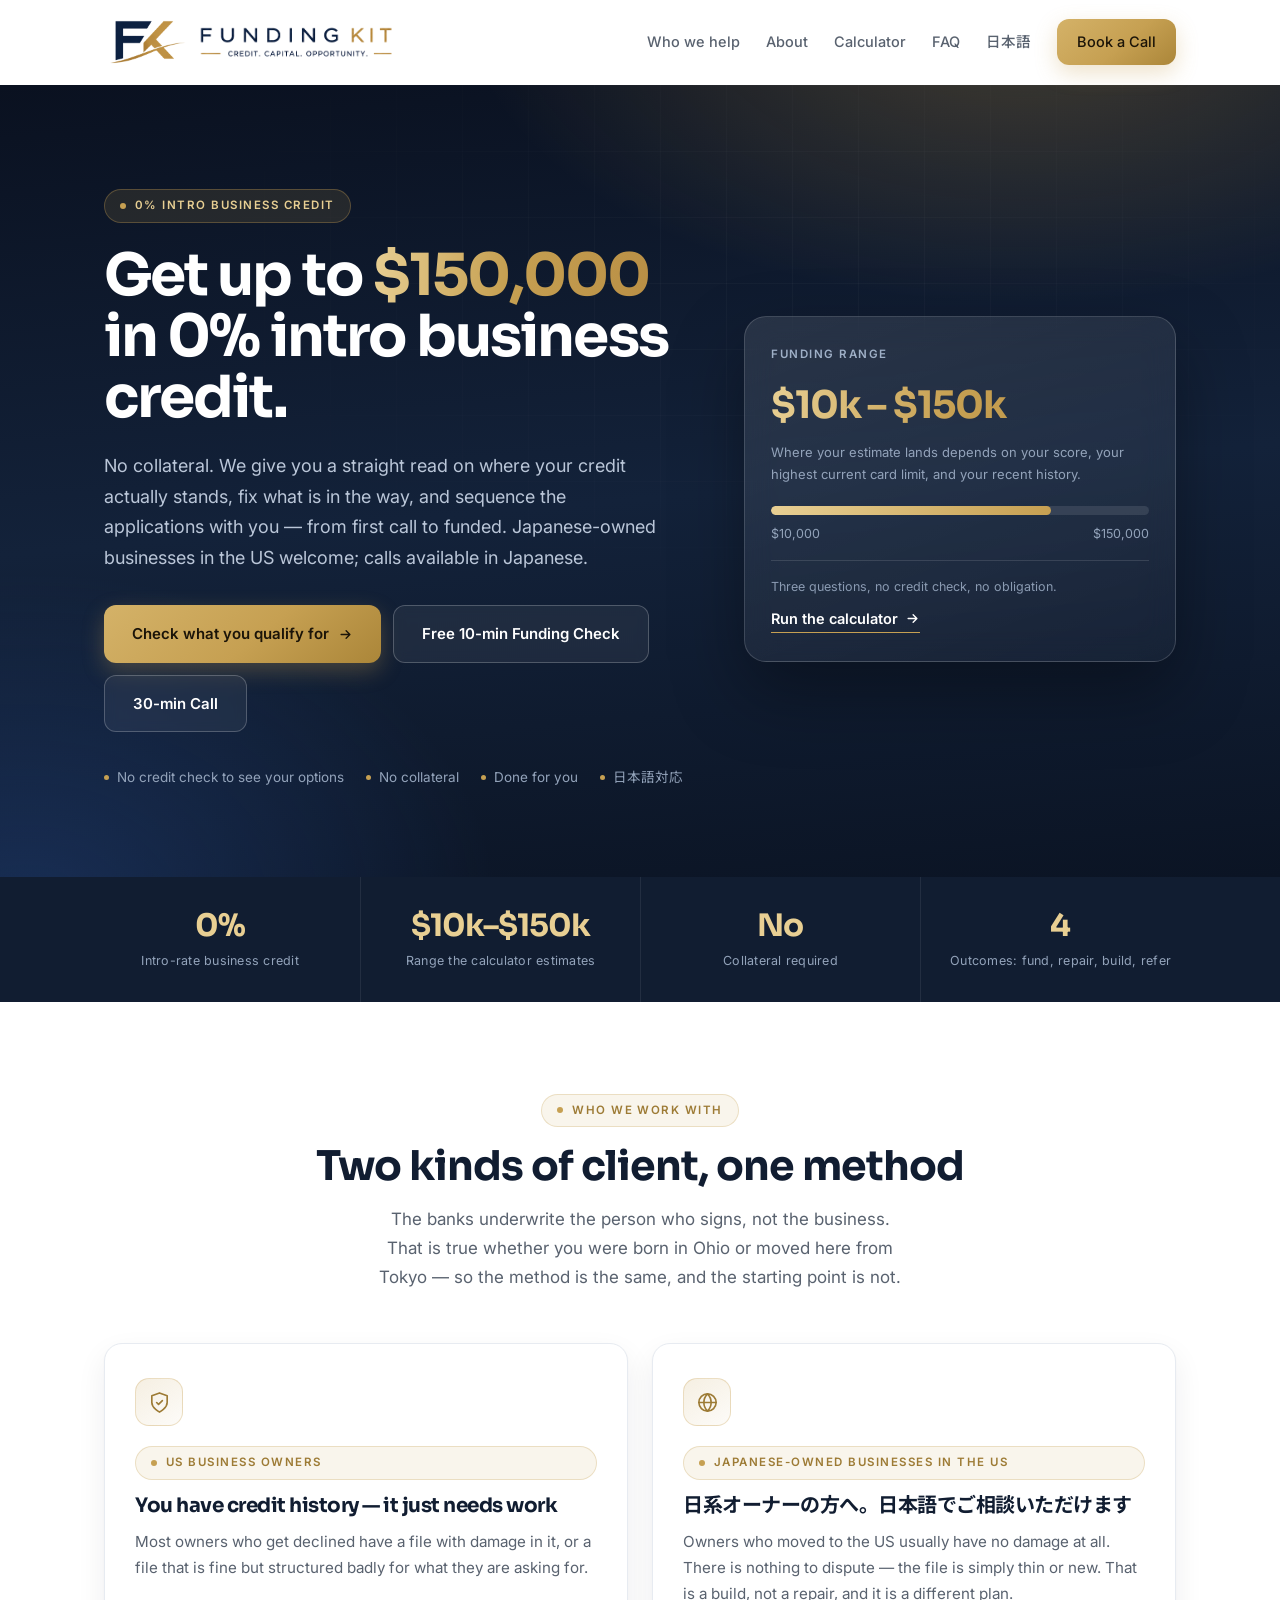
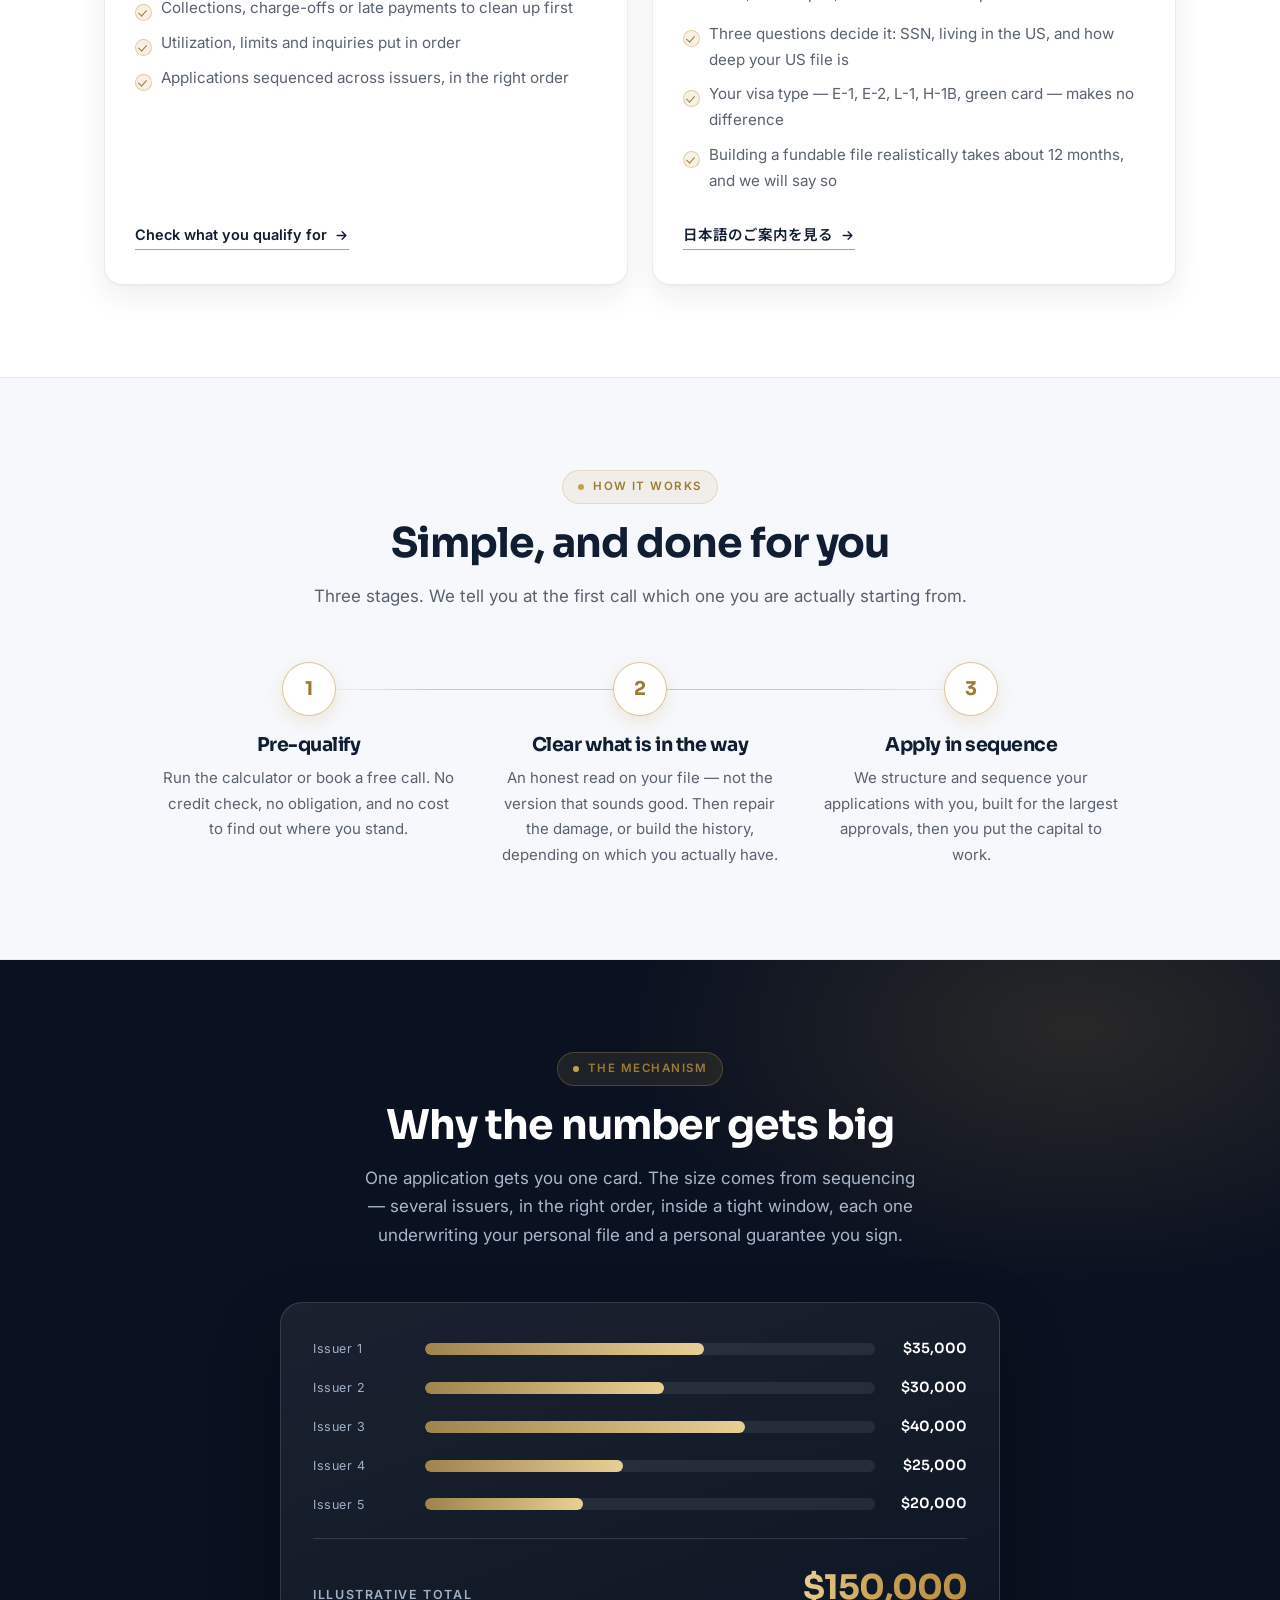
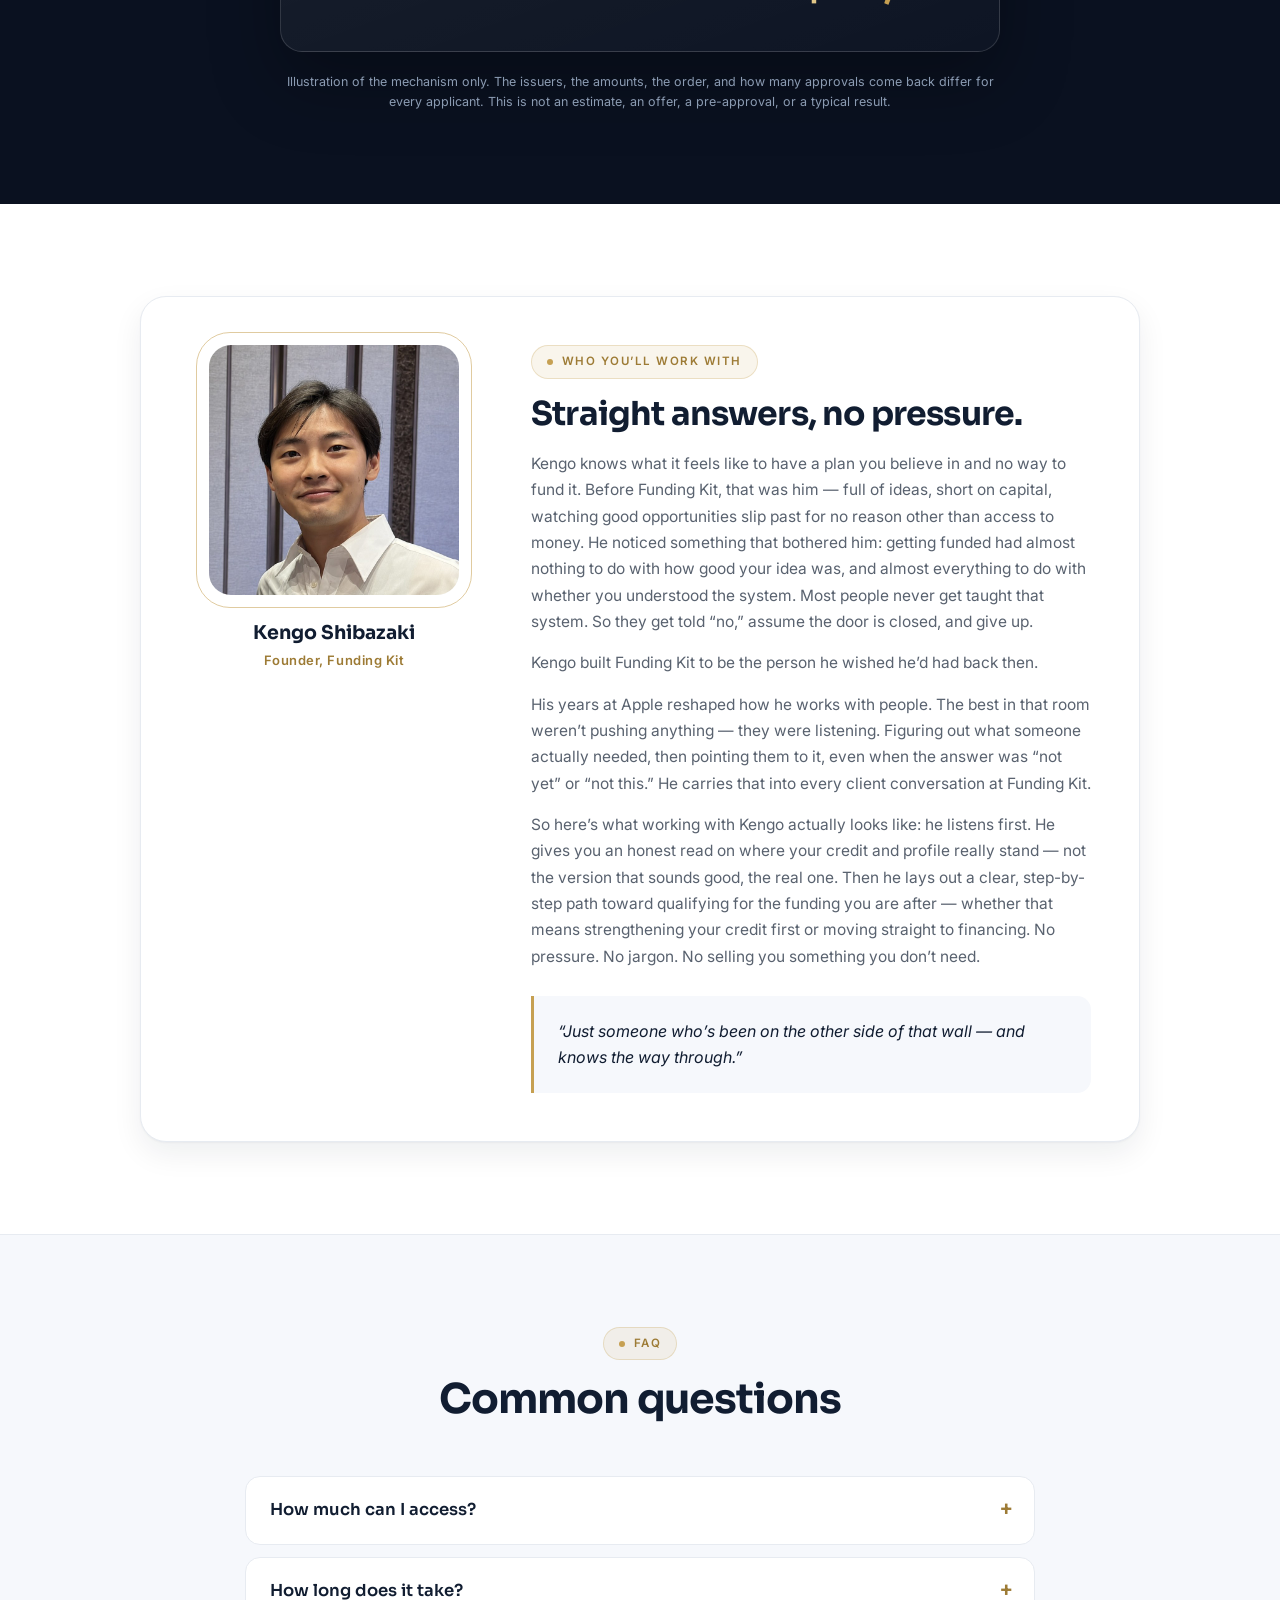
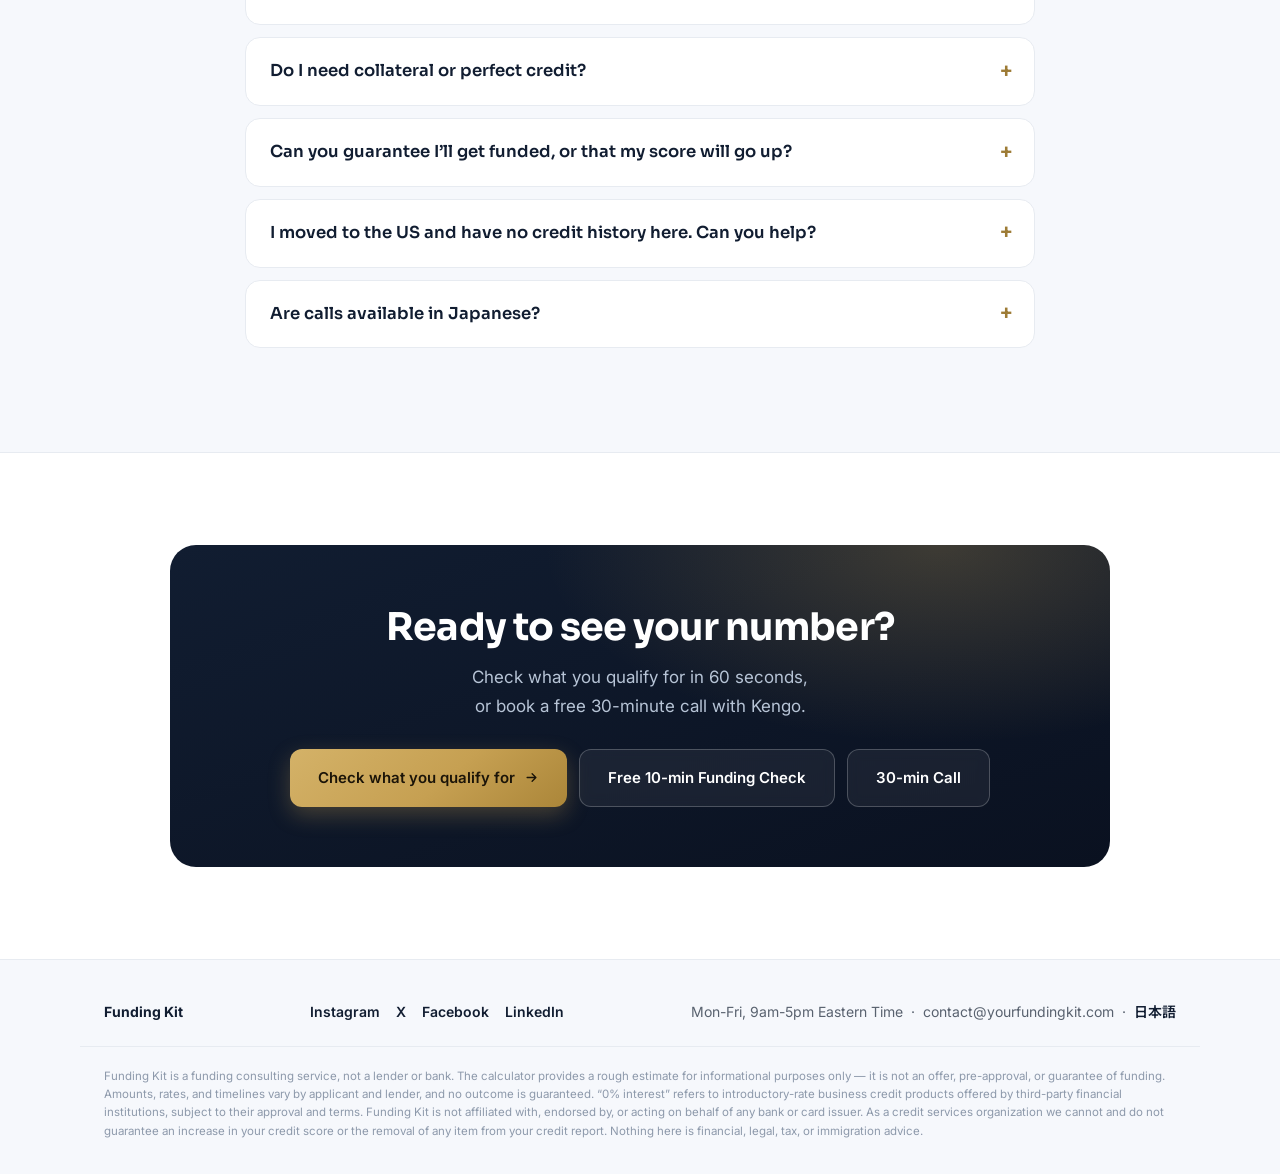
<file: index.html>
<!DOCTYPE html>
<html lang="en">
<head>
<meta charset="UTF-8" />
<meta name="viewport" content="width=device-width, initial-scale=1.0" />
<title>Funding Kit — 0% Business Funding, Done For You</title>
<meta name="description" content="Funding Kit helps US business owners — including Japanese-owned businesses in the US — qualify for up to $150,000 in 0% intro business credit. No collateral. Japanese-language support available." />
<meta name="theme-color" content="#0a1120" />
<meta property="og:type" content="website" />
<meta property="og:url" content="https://yourfundingkit.com/" />
<meta property="og:title" content="Funding Kit — Up to $150,000 in 0% Business Funding" />
<meta property="og:description" content="Funding Kit helps US business owners — including Japanese-owned businesses in the US — qualify for up to $150,000 in 0% intro business credit. No collateral. Japanese-language support available." />
<meta property="og:image" content="https://yourfundingkit.com/og.png" />
<meta property="og:image:width" content="1200" />
<meta property="og:image:height" content="630" />
<meta name="twitter:card" content="summary_large_image" />
<meta name="twitter:title" content="Funding Kit — Up to $150,000 in 0% Business Funding" />
<meta name="twitter:description" content="Funding Kit helps US business owners — including Japanese-owned businesses in the US — qualify for up to $150,000 in 0% intro business credit. No collateral. Japanese-language support available." />
<meta name="twitter:image" content="https://yourfundingkit.com/og.png" />
<link rel="alternate" hreflang="en" href="https://yourfundingkit.com/" />
<link rel="alternate" hreflang="ja" href="https://yourfundingkit.com/japan" />
<link rel="preconnect" href="https://fonts.googleapis.com">
<link rel="preconnect" href="https://fonts.gstatic.com" crossorigin>
<link href="https://fonts.googleapis.com/css2?family=Inter:wght@400;500;600;700&family=Sora:wght@600;700&family=Noto+Sans+JP:wght@400;500;700&display=swap" rel="stylesheet">
<link rel="stylesheet" href="site.css">
<script src="/booking-links.js" defer></script>
</head>
<body>
<header id="top"><div class="wrap nav">
  <a href="index.html" class="brand" aria-label="Funding Kit" style="cursor:pointer">
    <img src="logo-mark.png" alt="Funding Kit" class="brand-mark"><img src="logo-text.png" alt="Funding Kit — Credit. Capital. Opportunity." class="brand-text">
  </a>
  <nav class="nav-links" onclick="this.classList.remove('open')">
    <a href="#who">Who we help</a><a href="#about">About</a><a href="calculator">Calculator</a><a href="#faq">FAQ</a><a href="japan" lang="ja">日本語</a>
    <a href="https://cal.com/kengo-shibazaki-nvr07t/30min?cal.tz=America%2FNew_York&utm_source=website&utm_medium=booking_cta&utm_content=home" target="_blank" rel="noopener" class="btn btn-gold" style="padding:11px 20px">Book a Call</a>
  </nav>
  <button class="nav-toggle" aria-label="Menu" onclick="this.closest('.nav').querySelector('.nav-links').classList.toggle('open')"><svg width="26" height="26" viewBox="0 0 24 24" fill="none" stroke="currentColor" stroke-width="2" stroke-linecap="round" aria-hidden="true"><path d="M3 6h18M3 12h18M3 18h18"/></svg></button>
</div></header>

<section class="hero"><div class="wrap grid2">
  <div>
    <div class="eyebrow">0% intro business credit</div>
    <h1>Get up to <span class="grad">$150,000</span> in 0% intro business credit.</h1>
    <p class="sub">No collateral. We give you a straight read on where your credit actually stands, fix what is in the way, and sequence the applications with you &mdash; from first call to funded. Japanese-owned businesses in the US welcome; calls available in Japanese.</p>
    <div class="cta">
      <a href="calculator" class="btn btn-gold">Check what you qualify for <svg width="15" height="15" viewBox="0 0 24 24" fill="none" stroke="currentColor" stroke-width="2.2" stroke-linecap="round" stroke-linejoin="round"><path d="M5 12h13M13 6l6 6-6 6"/></svg></a>
      <a href="https://cal.com/kengo-shibazaki-nvr07t/10-minute-fundingkit-intro?cal.tz=America%2FNew_York&utm_source=website&utm_medium=booking_cta&utm_content=home" target="_blank" rel="noopener" class="btn btn-ghost">Free 10-min Funding Check</a> <a href="https://cal.com/kengo-shibazaki-nvr07t/30min?cal.tz=America%2FNew_York&utm_source=website&utm_medium=booking_cta&utm_content=home" target="_blank" rel="noopener" class="btn btn-ghost">30-min Call</a>
    </div>
    <div class="trust">
      <span>No credit check to see your options</span><span>No collateral</span><span>Done for you</span><span lang="ja">日本語対応</span>
    </div>
  </div>
  <div class="hcard">
    <div class="lbl">Funding range</div>
    <div class="big grad">$10k &ndash; $150k</div>
    <div class="cap">Where your estimate lands depends on your score, your highest current card limit, and your recent history.</div>
    <div class="hbar"><i data-fill="74%"></i></div>
    <div class="hrow"><span>$10,000</span><span>$150,000</span></div>
    <div class="note">Three questions, no credit check, no obligation.<br><a href="calculator" class="more" style="color:#fff;margin-top:10px">Run the calculator <svg width="15" height="15" viewBox="0 0 24 24" fill="none" stroke="currentColor" stroke-width="2.2" stroke-linecap="round" stroke-linejoin="round"><path d="M5 12h13M13 6l6 6-6 6"/></svg></a></div>
  </div>
</div></section>

<section class="stats" style="padding:0"><div class="wrap" style="padding:0"><div class="statrow">
  <div class="stat"><b>0%</b><span>Intro-rate business credit</span></div>
  <div class="stat"><b>$10k&ndash;$150k</b><span>Range the calculator estimates</span></div>
  <div class="stat"><b>No</b><span>Collateral required</span></div>
  <div class="stat"><b>4</b><span>Outcomes: fund, repair, build, refer</span></div>
</div></div></section>

<section id="who"><div class="wrap">
  <div class="lead rv"><div class="eyebrow">Who we work with</div><h2>Two kinds of client, one method</h2>
    <p>The banks underwrite the person who signs, not the business. That is true whether you were born in Ohio or moved here from Tokyo &mdash; so the method is the same, and the starting point is not.</p></div>
  <div class="cards c2">
    <div class="card rv">
      <div class="ico"><svg width="23" height="23" viewBox="0 0 24 24" fill="none" stroke="currentColor" stroke-width="1.7" stroke-linecap="round" stroke-linejoin="round"><path d="M12 22s8-4 8-10V5l-8-3-8 3v7c0 6 8 10 8 10z"/><path d="M9 12l2 2 4-4"/></svg></div>
      <div class="eyebrow">US business owners</div>
      <h3 style="margin-top:14px">You have credit history &mdash; it just needs work</h3>
      <p>Most owners who get declined have a file with damage in it, or a file that is fine but structured badly for what they are asking for.</p>
      <ul class="tick">
        <li>Collections, charge-offs or late payments to clean up first</li>
        <li>Utilization, limits and inquiries put in order</li>
        <li>Applications sequenced across issuers, in the right order</li>
      </ul>
      <a class="more" href="calculator">Check what you qualify for <svg width="15" height="15" viewBox="0 0 24 24" fill="none" stroke="currentColor" stroke-width="2.2" stroke-linecap="round" stroke-linejoin="round"><path d="M5 12h13M13 6l6 6-6 6"/></svg></a>
    </div>
    <div class="card rv">
      <div class="ico"><svg width="23" height="23" viewBox="0 0 24 24" fill="none" stroke="currentColor" stroke-width="1.7" stroke-linecap="round" stroke-linejoin="round"><circle cx="12" cy="12" r="9"/><path d="M3 12h18M12 3c2.5 2.6 3.8 5.7 3.8 9S14.5 18.4 12 21c-2.5-2.6-3.8-5.7-3.8-9S9.5 5.6 12 3z"/></svg></div>
      <div class="eyebrow">Japanese-owned businesses in the US</div>
      <h3 style="margin-top:14px" lang="ja">日系オーナーの方へ。日本語でご相談いただけます</h3>
      <p>Owners who moved to the US usually have no damage at all. There is nothing to dispute &mdash; the file is simply thin or new. That is a build, not a repair, and it is a different plan.</p>
      <ul class="tick">
        <li>Three questions decide it: SSN, living in the US, and how deep your US file is</li>
        <li>Your visa type &mdash; E-1, E-2, L-1, H-1B, green card &mdash; makes no difference</li>
        <li>Building a fundable file realistically takes about 12 months, and we will say so</li>
      </ul>
      <a class="more" href="japan" lang="ja">日本語のご案内を見る <svg width="15" height="15" viewBox="0 0 24 24" fill="none" stroke="currentColor" stroke-width="2.2" stroke-linecap="round" stroke-linejoin="round"><path d="M5 12h13M13 6l6 6-6 6"/></svg></a>
    </div>
  </div>
</div></section>

<section id="how" class="tint"><div class="wrap">
  <div class="lead rv"><div class="eyebrow">How it works</div><h2>Simple, and done for you</h2>
    <p>Three stages. We tell you at the first call which one you are actually starting from.</p></div>
  <div class="steps rv">
    <div class="step"><div class="b">1</div><h3>Pre-qualify</h3><p>Run the calculator or book a free call. No credit check, no obligation, and no cost to find out where you stand.</p></div>
    <div class="step"><div class="b">2</div><h3>Clear what is in the way</h3><p>An honest read on your file &mdash; not the version that sounds good. Then repair the damage, or build the history, depending on which you actually have.</p></div>
    <div class="step"><div class="b">3</div><h3>Apply in sequence</h3><p>We structure and sequence your applications with you, built for the largest approvals, then you put the capital to work.</p></div>
  </div>
</div></section>

<section class="dark"><div class="wrap">
  <div class="lead rv"><div class="eyebrow">The mechanism</div><h2>Why the number gets big</h2>
    <p>One application gets you one card. The size comes from sequencing &mdash; several issuers, in the right order, inside a tight window, each one underwriting your personal file and a personal guarantee you sign.</p></div>
  <div class="stack rv">
    <div class="srow"><div class="n">Issuer 1</div><div class="t"><i data-fill="62%"></i></div><div class="v">$35,000</div></div>
    <div class="srow"><div class="n">Issuer 2</div><div class="t"><i data-fill="53%"></i></div><div class="v">$30,000</div></div>
    <div class="srow"><div class="n">Issuer 3</div><div class="t"><i data-fill="71%"></i></div><div class="v">$40,000</div></div>
    <div class="srow"><div class="n">Issuer 4</div><div class="t"><i data-fill="44%"></i></div><div class="v">$25,000</div></div>
    <div class="srow"><div class="n">Issuer 5</div><div class="t"><i data-fill="35%"></i></div><div class="v">$20,000</div></div>
    <div class="stotal"><span>Illustrative total</span><b class="grad">$150,000</b></div>
  </div>
  <p class="caveat rv">Illustration of the mechanism only. The issuers, the amounts, the order, and how many approvals come back differ for every applicant. This is not an estimate, an offer, a pre-approval, or a typical result.</p>
</div></section>

<section id="about"><div class="wrap">
  <div class="founder rv">
    <div>
      <div class="fphoto"><div class="av"><img src="kengo.jpg" alt="Kengo Shibazaki" onerror="this.style.display='none';this.parentNode.textContent='K'"></div></div>
      <div class="fname">Kengo Shibazaki</div>
      <div class="frole">Founder, Funding Kit</div>
    </div>
    <div class="fbio">
      <div class="eyebrow">Who you&rsquo;ll work with</div>
      <h2>Straight answers, no pressure.</h2>
      <p>Kengo knows what it feels like to have a plan you believe in and no way to fund it. Before Funding Kit, that was him &mdash; full of ideas, short on capital, watching good opportunities slip past for no reason other than access to money. He noticed something that bothered him: getting funded had almost nothing to do with how good your idea was, and almost everything to do with whether you understood the system. Most people never get taught that system. So they get told &ldquo;no,&rdquo; assume the door is closed, and give up.</p>
      <p>Kengo built Funding Kit to be the person he wished he&rsquo;d had back then.</p>
      <p>His years at Apple reshaped how he works with people. The best in that room weren&rsquo;t pushing anything &mdash; they were listening. Figuring out what someone actually needed, then pointing them to it, even when the answer was &ldquo;not yet&rdquo; or &ldquo;not this.&rdquo; He carries that into every client conversation at Funding Kit.</p>
      <p>So here&rsquo;s what working with Kengo actually looks like: he listens first. He gives you an honest read on where your credit and profile really stand &mdash; not the version that sounds good, the real one. Then he lays out a clear, step-by-step path toward qualifying for the funding you are after &mdash; whether that means strengthening your credit first or moving straight to financing. No pressure. No jargon. No selling you something you don&rsquo;t need.</p>
      <div class="pullq">&ldquo;Just someone who&rsquo;s been on the other side of that wall &mdash; and knows the way through.&rdquo;</div>
    </div>
  </div>
</div></section>

<section id="faq" class="tint"><div class="wrap">
  <div class="lead rv"><div class="eyebrow">FAQ</div><h2>Common questions</h2></div>
  <div class="faq rv">
    <details class="q"><summary>How much can I access?</summary><div class="a">Typically $10,000 to $150,000, depending on your credit and business setup. The calculator gives a realistic range based on what you tell it &mdash; nothing is confirmed until a lender actually approves it.</div></details>
    <details class="q"><summary>How long does it take?</summary><div class="a">There are two clocks, and it is worth separating them. Once your file is ready, the application round itself usually runs a couple of weeks. Getting the file ready is the part that varies: if your credit is already clean, that step is nothing; a repair runs a few months of dispute rounds; building a US credit file from scratch realistically takes about a year. We will tell you which one you are on at the first call, before you spend anything.</div></details>
    <details class="q"><summary>Do I need collateral or perfect credit?</summary><div class="a">No collateral is required. Stronger credit helps, but structure and sequencing matter just as much, and we will tell you honestly where you stand.</div></details>
    <details class="q"><summary>Can you guarantee I&rsquo;ll get funded, or that my score will go up?</summary><div class="a">No &mdash; and legally, nobody can. Under the Credit Repair Organizations Act it is against the law for a company like ours to promise a specific score increase or that a particular item will come off your report. So if someone is promising you that, they are telling you something they are not allowed to say. What we will do is give you a straight read on where you stand before you spend anything, and tell you plainly when we are not the right fit.</div></details>
    <details class="q"><summary>I moved to the US and have no credit history here. Can you help?</summary><div class="a">Usually yes, but as a build rather than a repair. What matters is whether you have a Social Security number, whether you live in the US, and how deep your US credit file is &mdash; your visa type is not a factor. Building a file lenders will actually fund on takes about 12 months, and we would rather tell you that up front than sell you a shortcut. <a href="japan" lang="ja">日本語のご案内はこちら</a></div></details>
    <details class="q"><summary>Are calls available in Japanese?</summary><div class="a" lang="ja">はい。ご相談・資料・やりとりは日本語で対応いたします。<a href="japan">日本語のご案内</a></div></details>
  </div>
</div></section>

<section id="apply"><div class="wrap"><div class="cta-band rv">
  <h2>Ready to see your number?</h2>
  <p>Check what you qualify for in 60 seconds, or book a free 30-minute call with Kengo.</p>
  <div class="row">
    <a href="calculator" class="btn btn-gold">Check what you qualify for <svg width="15" height="15" viewBox="0 0 24 24" fill="none" stroke="currentColor" stroke-width="2.2" stroke-linecap="round" stroke-linejoin="round"><path d="M5 12h13M13 6l6 6-6 6"/></svg></a>
    <a href="https://cal.com/kengo-shibazaki-nvr07t/10-minute-fundingkit-intro?cal.tz=America%2FNew_York&utm_source=website&utm_medium=booking_cta&utm_content=home" target="_blank" rel="noopener" class="btn btn-ghost">Free 10-min Funding Check</a> <a href="https://cal.com/kengo-shibazaki-nvr07t/30min?cal.tz=America%2FNew_York&utm_source=website&utm_medium=booking_cta&utm_content=home" target="_blank" rel="noopener" class="btn btn-ghost">30-min Call</a>
  </div>
</div></div></section>
<footer><div class="wrap foot">
  <div><strong style="color:var(--navy)">Funding Kit</strong></div>
  <div class="social"><a href="https://www.instagram.com/kengo_shibz" target="_blank" rel="noopener">Instagram</a><a href="https://x.com/kengo_shibz" target="_blank" rel="noopener">X</a><a href="https://www.facebook.com/1191212280751117" target="_blank" rel="noopener">Facebook</a><a href="https://www.linkedin.com/in/kengoshibazaki" target="_blank" rel="noopener">LinkedIn</a></div>
  <div>Mon-Fri, 9am-5pm Eastern Time &nbsp;·&nbsp; contact@yourfundingkit.com &nbsp;·&nbsp; <a href="japan" lang="ja">日本語</a></div>
</div>
<div class="disc">Funding Kit is a funding consulting service, not a lender or bank. The calculator provides a rough estimate for informational purposes only — it is not an offer, pre-approval, or guarantee of funding. Amounts, rates, and timelines vary by applicant and lender, and no outcome is guaranteed. “0% interest” refers to introductory-rate business credit products offered by third-party financial institutions, subject to their approval and terms. Funding Kit is not affiliated with, endorsed by, or acting on behalf of any bank or card issuer. As a credit services organization we cannot and do not guarantee an increase in your credit score or the removal of any item from your credit report. Nothing here is financial, legal, tax, or immigration advice.</div>
</footer>
<div class="scta">
  <a href="calculator" class="btn btn-gold">Calculator</a>
  <a href="https://cal.com/kengo-shibazaki-nvr07t/10-minute-fundingkit-intro?cal.tz=America%2FNew_York&utm_source=website&utm_medium=booking_cta&utm_content=home" target="_blank" rel="noopener" class="btn btn-ghost">Free 10-min Funding Check</a>
</div>

<script>
(function(){
  var h=document.querySelector('header');
  var onScroll=function(){ if(h) h.classList.toggle('stuck', window.scrollY>8); };
  onScroll(); window.addEventListener('scroll',onScroll,{passive:true});

  var els=document.querySelectorAll('.rv');
  if(!('IntersectionObserver' in window)){ els.forEach(function(e){e.classList.add('in');}); }
  else {
    var io=new IntersectionObserver(function(en){
      en.forEach(function(x){ if(x.isIntersecting){ x.target.classList.add('in'); io.unobserve(x.target); } });
    },{rootMargin:'0px 0px -8% 0px',threshold:.06});
    els.forEach(function(e){io.observe(e);});
  }

  var bars=document.querySelectorAll('[data-fill]');
  var fill=function(el){ el.style.width=el.getAttribute('data-fill'); };
  if(!('IntersectionObserver' in window)){ bars.forEach(fill); }
  else {
    var bo=new IntersectionObserver(function(en){
      en.forEach(function(x){ if(x.isIntersecting){ setTimeout(function(){fill(x.target);}, 140); bo.unobserve(x.target); } });
    },{threshold:.3});
    bars.forEach(function(e){bo.observe(e);});
  }
})();
</script>
</body>
</html>
</file>
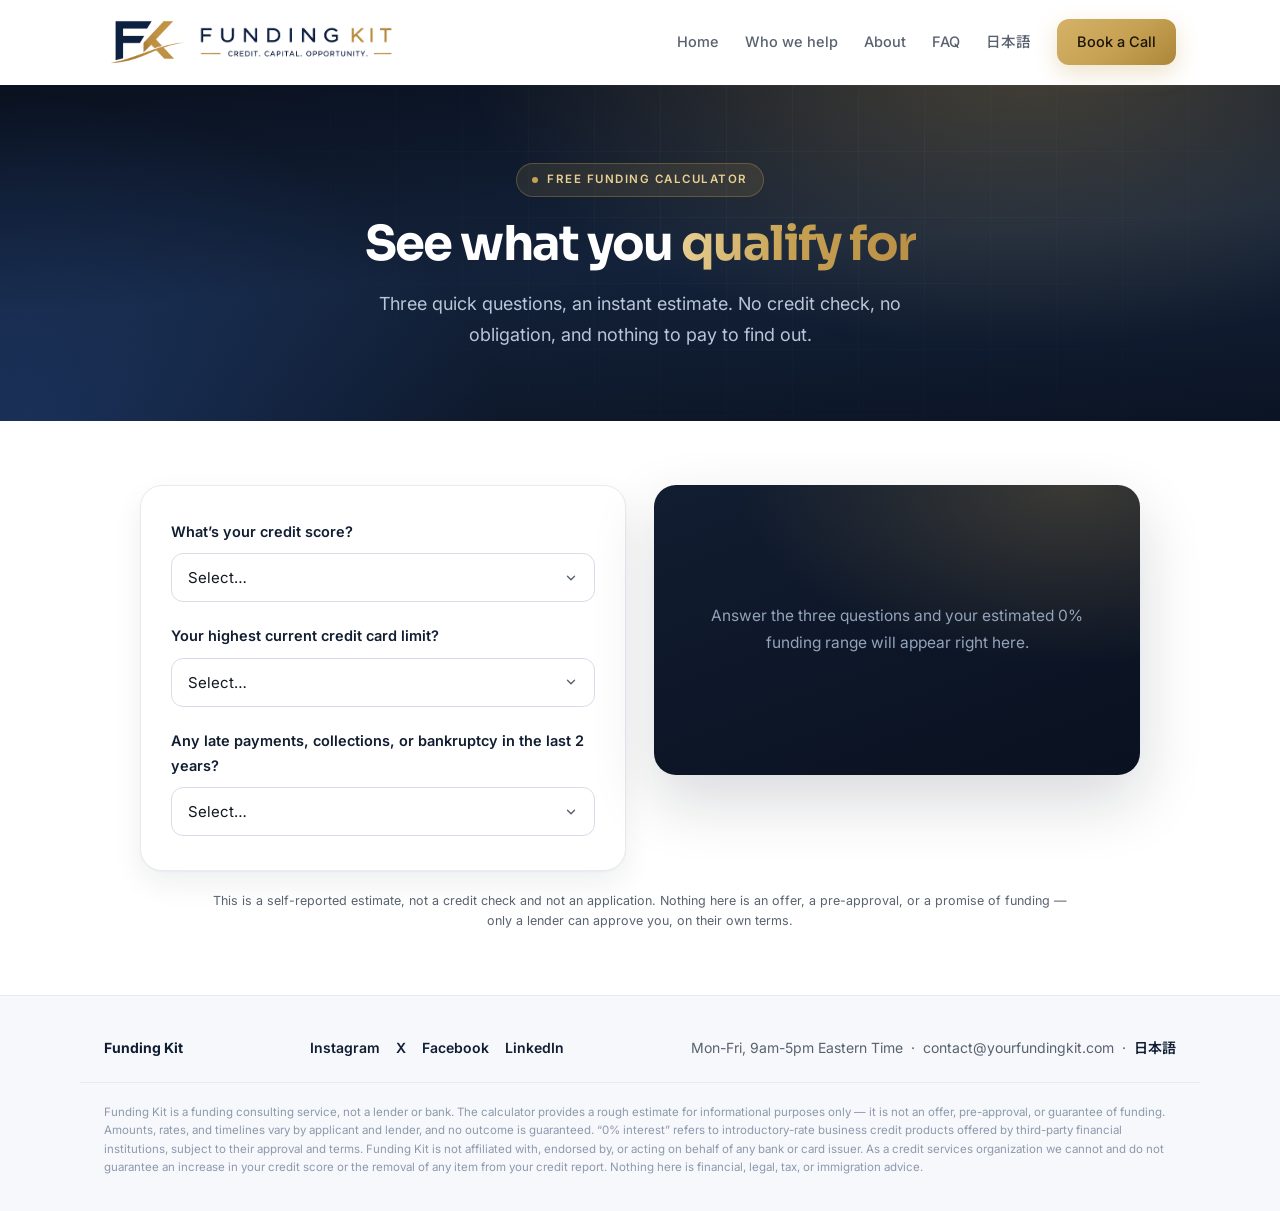
<file: calculator.html>
<!DOCTYPE html>
<html lang="en">
<head>
<meta charset="UTF-8" />
<meta name="viewport" content="width=device-width, initial-scale=1.0" />
<title>Funding Calculator — Funding Kit</title>
<meta name="description" content="See what 0% intro business credit you may qualify for — three quick questions, an instant estimate. No credit check." />
<meta name="theme-color" content="#0a1120" />
<meta property="og:type" content="website" />
<meta property="og:url" content="https://yourfundingkit.com/calculator" />
<meta property="og:title" content="Funding Calculator — See What You Qualify For" />
<meta property="og:description" content="See what 0% intro business credit you may qualify for — three quick questions, an instant estimate. No credit check." />
<meta property="og:image" content="https://yourfundingkit.com/og-calculator.png" />
<meta property="og:image:width" content="1200" />
<meta property="og:image:height" content="630" />
<meta name="twitter:card" content="summary_large_image" />
<meta name="twitter:title" content="Funding Calculator — See What You Qualify For" />
<meta name="twitter:description" content="See what 0% intro business credit you may qualify for — three quick questions, an instant estimate. No credit check." />
<meta name="twitter:image" content="https://yourfundingkit.com/og-calculator.png" />
<link rel="alternate" hreflang="en" href="https://yourfundingkit.com/" />
<link rel="alternate" hreflang="ja" href="https://yourfundingkit.com/japan" />
<link rel="preconnect" href="https://fonts.googleapis.com">
<link rel="preconnect" href="https://fonts.gstatic.com" crossorigin>
<link href="https://fonts.googleapis.com/css2?family=Inter:wght@400;500;600;700&family=Sora:wght@600;700&family=Noto+Sans+JP:wght@400;500;700&display=swap" rel="stylesheet">
<link rel="stylesheet" href="site.css">
<script src="/booking-links.js" defer></script>
</head>
<body>
<header id="top"><div class="wrap nav">
  <a href="index.html" class="brand" aria-label="Funding Kit" style="cursor:pointer">
    <img src="logo-mark.png" alt="Funding Kit" class="brand-mark"><img src="logo-text.png" alt="Funding Kit — Credit. Capital. Opportunity." class="brand-text">
  </a>
  <nav class="nav-links" onclick="this.classList.remove('open')">
    <a href="index.html">Home</a><a href="index.html#who">Who we help</a><a href="index.html#about">About</a><a href="index.html#faq">FAQ</a><a href="japan" lang="ja">日本語</a>
    <a href="https://cal.com/kengo-shibazaki-nvr07t/30min?cal.tz=America%2FNew_York&utm_source=website&utm_medium=booking_cta&utm_content=calculator" target="_blank" rel="noopener" class="btn btn-gold" style="padding:11px 20px">Book a Call</a>
  </nav>
  <button class="nav-toggle" aria-label="Menu" onclick="this.closest('.nav').querySelector('.nav-links').classList.toggle('open')"><svg width="26" height="26" viewBox="0 0 24 24" fill="none" stroke="currentColor" stroke-width="2" stroke-linecap="round" aria-hidden="true"><path d="M3 6h18M3 12h18M3 18h18"/></svg></button>
</div></header>

<section class="hero" style="padding:78px 0 70px"><div class="wrap" style="max-width:740px;text-align:center">
  <div class="eyebrow">Free funding calculator</div>
  <h1 style="font-size:clamp(31px,4.4vw,48px)">See what you <span class="grad">qualify for</span></h1>
  <p class="sub" style="margin:20px auto 0">Three quick questions, an instant estimate. No credit check, no obligation, and nothing to pay to find out.</p>
</div></section>

<section style="padding:64px 0"><div class="wrap">
  <div class="calc">
    <div class="calc-card rv">
      <div class="fld"><label>What&rsquo;s your credit score?</label>
        <select id="fico" onchange="calc()">
          <option value="">Select&hellip;</option>
          <option value="e">760+</option>
          <option value="d">720 &ndash; 759</option>
          <option value="c">680 &ndash; 719</option>
          <option value="a">640 &ndash; 679</option>
          <option value="b">Below 640</option>
        </select></div>
      <div class="fld"><label>Your highest current credit card limit?</label>
        <select id="limit" onchange="calc()">
          <option value="">Select&hellip;</option>
          <option value="20000">$15,000+</option>
          <option value="12500">$10,000 &ndash; $15,000</option>
          <option value="7500">$5,000 &ndash; $10,000</option>
          <option value="3500">$2,000 &ndash; $5,000</option>
          <option value="1500">Under $2,000</option>
          <option value="0">I don&rsquo;t have a credit card</option>
        </select></div>
      <div class="fld"><label>Any late payments, collections, or bankruptcy in the last 2 years?</label>
        <select id="derog" onchange="calc()">
          <option value="">Select&hellip;</option>
          <option value="no">No</option>
          <option value="yes">Yes</option>
        </select></div>
    </div>
    <div class="result rv" id="result">
      <div class="placeholder">Answer the three questions and your estimated 0% funding range will appear right here.</div>
    </div>
  </div>
  <p class="caveat" style="color:var(--soft);max-width:860px">This is a self-reported estimate, not a credit check and not an application. Nothing here is an offer, a pre-approval, or a promise of funding &mdash; only a lender can approve you, on their own terms.</p>
</div></section>
<footer><div class="wrap foot">
  <div><strong style="color:var(--navy)">Funding Kit</strong></div>
  <div class="social"><a href="https://www.instagram.com/kengo_shibz" target="_blank" rel="noopener">Instagram</a><a href="https://x.com/kengo_shibz" target="_blank" rel="noopener">X</a><a href="https://www.facebook.com/1191212280751117" target="_blank" rel="noopener">Facebook</a><a href="https://www.linkedin.com/in/kengoshibazaki" target="_blank" rel="noopener">LinkedIn</a></div>
  <div>Mon-Fri, 9am-5pm Eastern Time &nbsp;·&nbsp; contact@yourfundingkit.com &nbsp;·&nbsp; <a href="japan" lang="ja">日本語</a></div>
</div>
<div class="disc">Funding Kit is a funding consulting service, not a lender or bank. The calculator provides a rough estimate for informational purposes only — it is not an offer, pre-approval, or guarantee of funding. Amounts, rates, and timelines vary by applicant and lender, and no outcome is guaranteed. “0% interest” refers to introductory-rate business credit products offered by third-party financial institutions, subject to their approval and terms. Funding Kit is not affiliated with, endorsed by, or acting on behalf of any bank or card issuer. As a credit services organization we cannot and do not guarantee an increase in your credit score or the removal of any item from your credit report. Nothing here is financial, legal, tax, or immigration advice.</div>
</footer>
<div class="scta">
  <a href="https://cal.com/kengo-shibazaki-nvr07t/10-minute-fundingkit-intro?cal.tz=America%2FNew_York&utm_source=website&utm_medium=booking_cta&utm_content=calculator" target="_blank" rel="noopener" class="btn btn-ghost">Free 10-min Funding Check</a>
  <a href="index.html" target="_blank" rel="noopener" class="btn btn-ghost">Home</a>
</div>

<script>
function fmt(n){return "$" + (Math.round(n/1000)*1000).toLocaleString();}
var CTA='<a href="https://cal.com/kengo-shibazaki-nvr07t/10-minute-fundingkit-intro?cal.tz=America%2FNew_York&utm_source=website&utm_medium=booking_cta&utm_content=calculator" target="_blank" rel="noopener" class="btn btn-ghost">Free 10-min Funding Check</a> <a href="https://cal.com/kengo-shibazaki-nvr07t/30min?cal.tz=America%2FNew_York&utm_source=website&utm_medium=booking_cta&utm_content=calculator" target="_blank" rel="noopener" class="btn btn-gold">Book a Call</a>';
var FINE='<div class="fine">Estimate only \u2014 not an offer, pre-approval, or guarantee. Confirmed on your free call.</div>';
function calc(){
  var fico=document.getElementById('fico').value,
      limitV=document.getElementById('limit').value,
      derog=document.getElementById('derog').value,
      out=document.getElementById('result');
  if(fico===""||limitV===""||derog===""){
    out.innerHTML='<div class="placeholder">Answer the three questions and your estimated 0% funding range will appear right here.</div>';
    return;
  }
  var limit=+limitV;
  if(derog==='yes'||fico==='b'){
    out.innerHTML='<div class="lbl">First step</div>'+
      '<div class="tier">Credit cleanup</div>'+
      '<div class="msg">With recent negatives or a score under 640, cleaning up the file comes first \u2014 and that is exactly what we help with. It is dispute rounds, not a switch, so it takes a few months. Book a call and we will map the path.</div>'+
      CTA+FINE;
    return;
  }
  if(limit===0){
    out.innerHTML='<div class="lbl">First step</div>'+
      '<div class="tier">Credit building</div>'+
      '<div class="msg">Without an existing card there is no file for a lender to underwrite yet, so you would start by building one. Realistically that is a matter of months, not weeks. Book a call and we will lay out the plan.</div>'+
      CTA+FINE;
    return;
  }
  var mult={e:[4,12],d:[3,9],c:[2,6],a:[1,3.5]}[fico];
  var low=Math.min(limit*mult[0],150000), high=Math.min(limit*mult[1],150000);
  if(high < 25000){
    out.innerHTML='<div class="lbl">Worth a conversation</div>'+
      '<div class="tier">Let&rsquo;s find your number</div>'+
      '<div class="msg">Your profile is workable \u2014 the exact amount depends on details this calculator cannot see. A quick call gets you a realistic number and the fastest honest path to grow it.</div>'+
      CTA+FINE;
    return;
  }
  out.innerHTML='<div class="lbl">Estimated 0% funding you may qualify for</div>'+
    '<div class="amt grad">'+fmt(low)+' &ndash; '+fmt(high)+'</div>'+
    '<div class="msg"><strong style="color:#fff">This is a ballpark from your answers alone, before any work is done.</strong> Where you land inside it depends on your file and the order the applications go in. Book a call and we will work out a realistic number together.</div>'+
    CTA+FINE;
}
</script>

<script>
(function(){
  var h=document.querySelector('header');
  var onScroll=function(){ if(h) h.classList.toggle('stuck', window.scrollY>8); };
  onScroll(); window.addEventListener('scroll',onScroll,{passive:true});

  var els=document.querySelectorAll('.rv');
  if(!('IntersectionObserver' in window)){ els.forEach(function(e){e.classList.add('in');}); }
  else {
    var io=new IntersectionObserver(function(en){
      en.forEach(function(x){ if(x.isIntersecting){ x.target.classList.add('in'); io.unobserve(x.target); } });
    },{rootMargin:'0px 0px -8% 0px',threshold:.06});
    els.forEach(function(e){io.observe(e);});
  }

  var bars=document.querySelectorAll('[data-fill]');
  var fill=function(el){ el.style.width=el.getAttribute('data-fill'); };
  if(!('IntersectionObserver' in window)){ bars.forEach(fill); }
  else {
    var bo=new IntersectionObserver(function(en){
      en.forEach(function(x){ if(x.isIntersecting){ setTimeout(function(){fill(x.target);}, 140); bo.unobserve(x.target); } });
    },{threshold:.3});
    bars.forEach(function(e){bo.observe(e);});
  }
})();
</script>
</body>
</html>
</file>
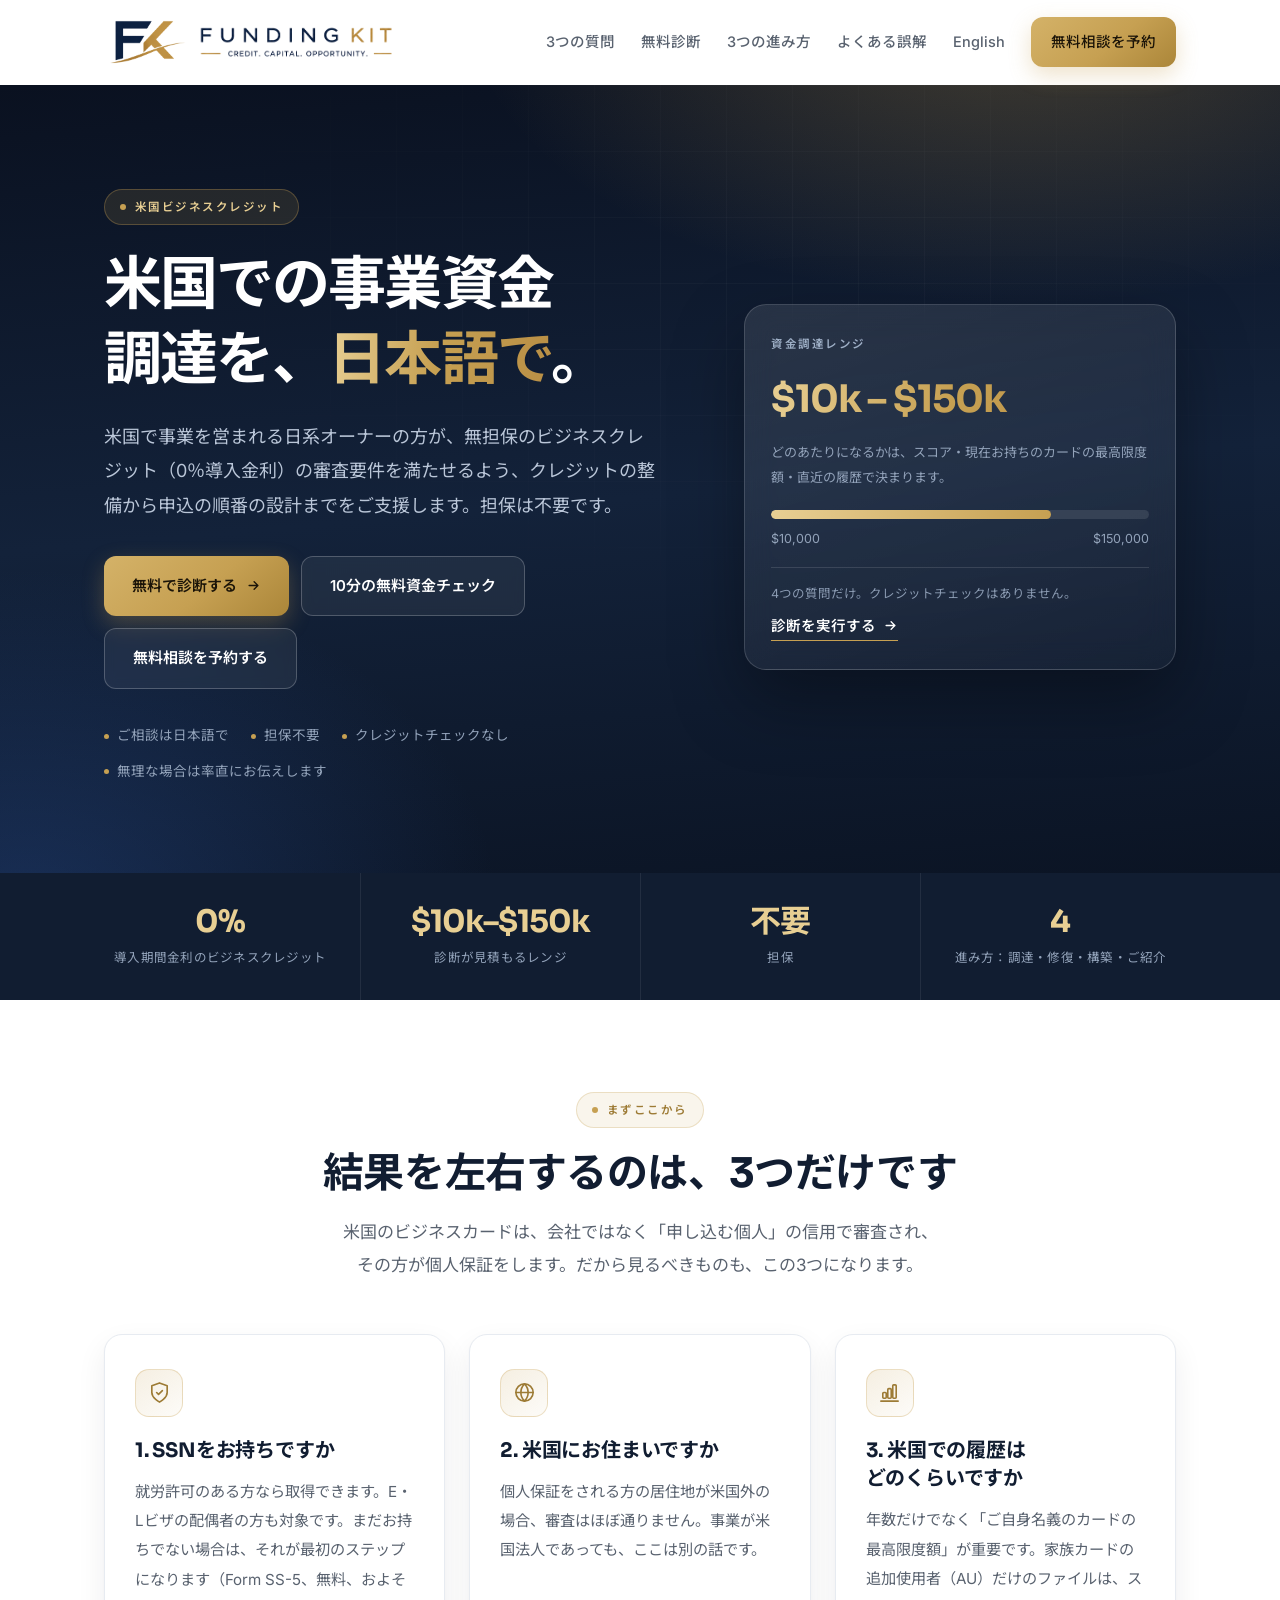
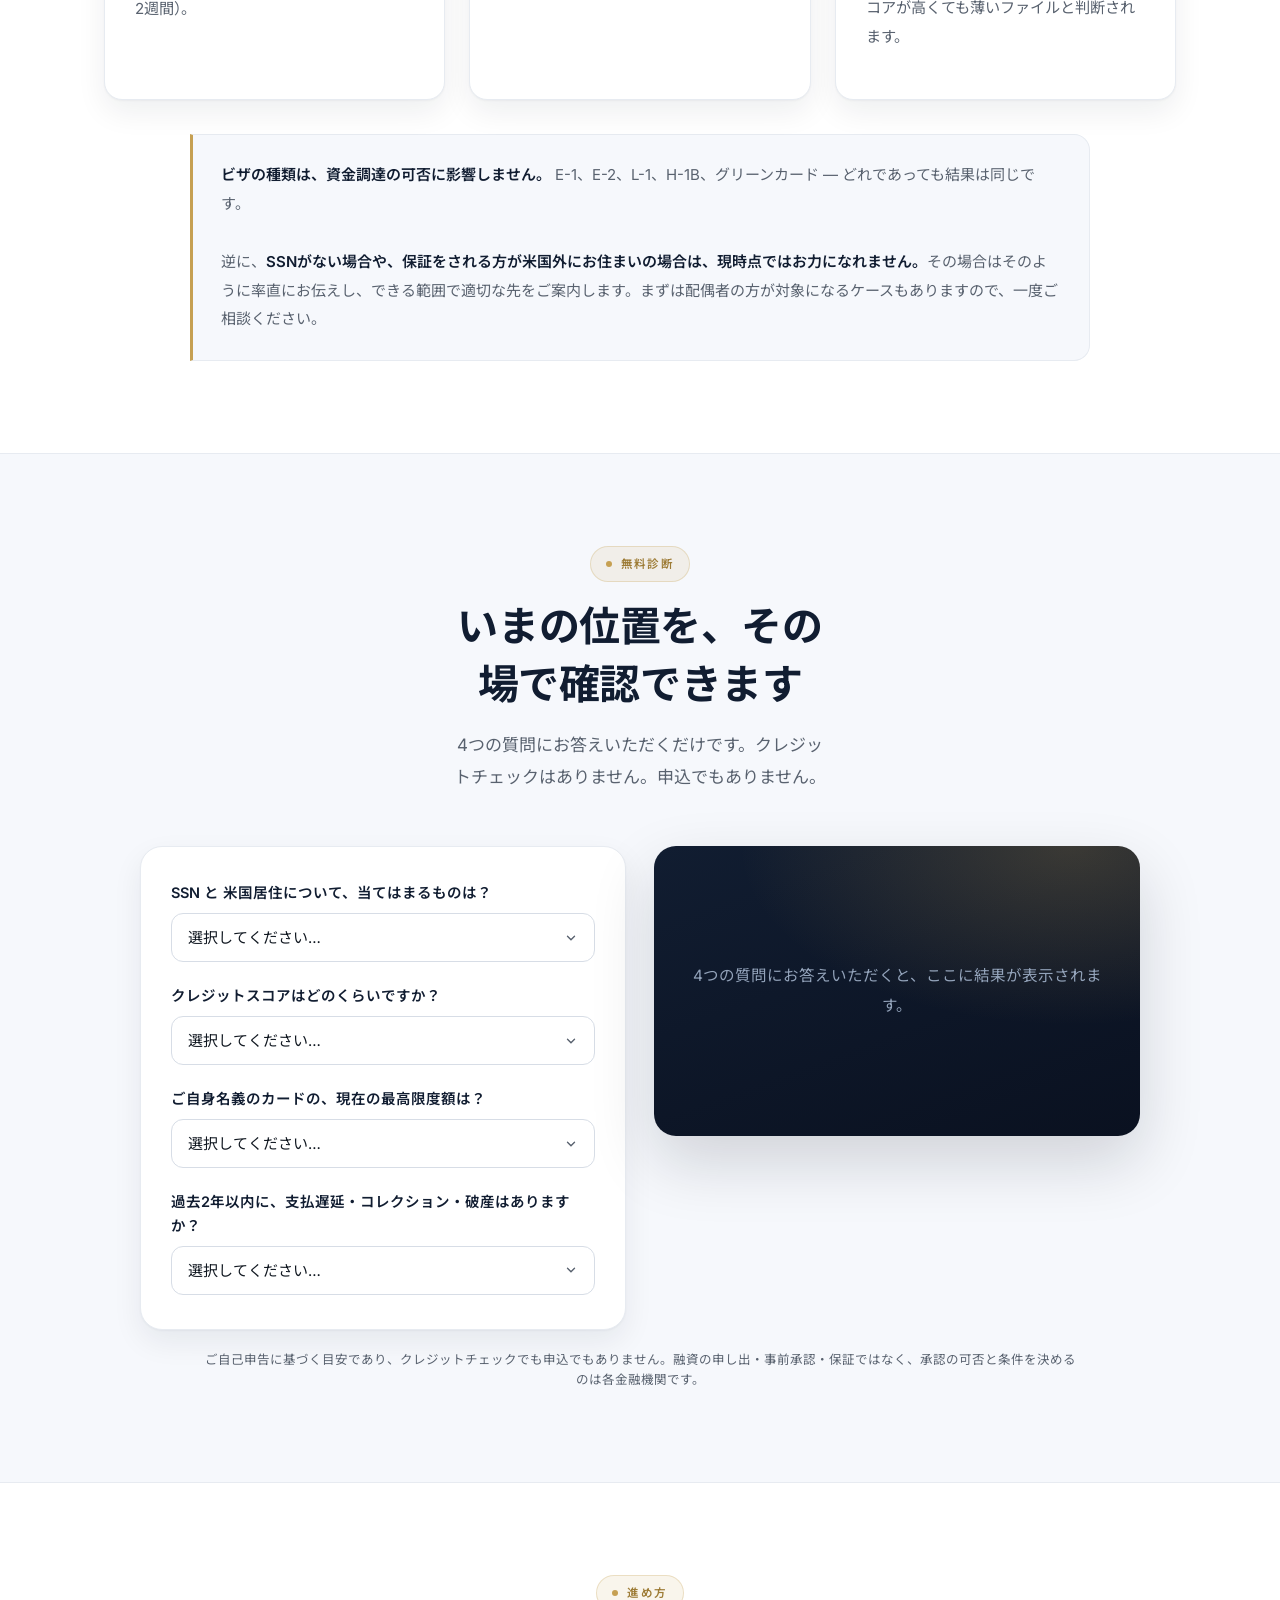
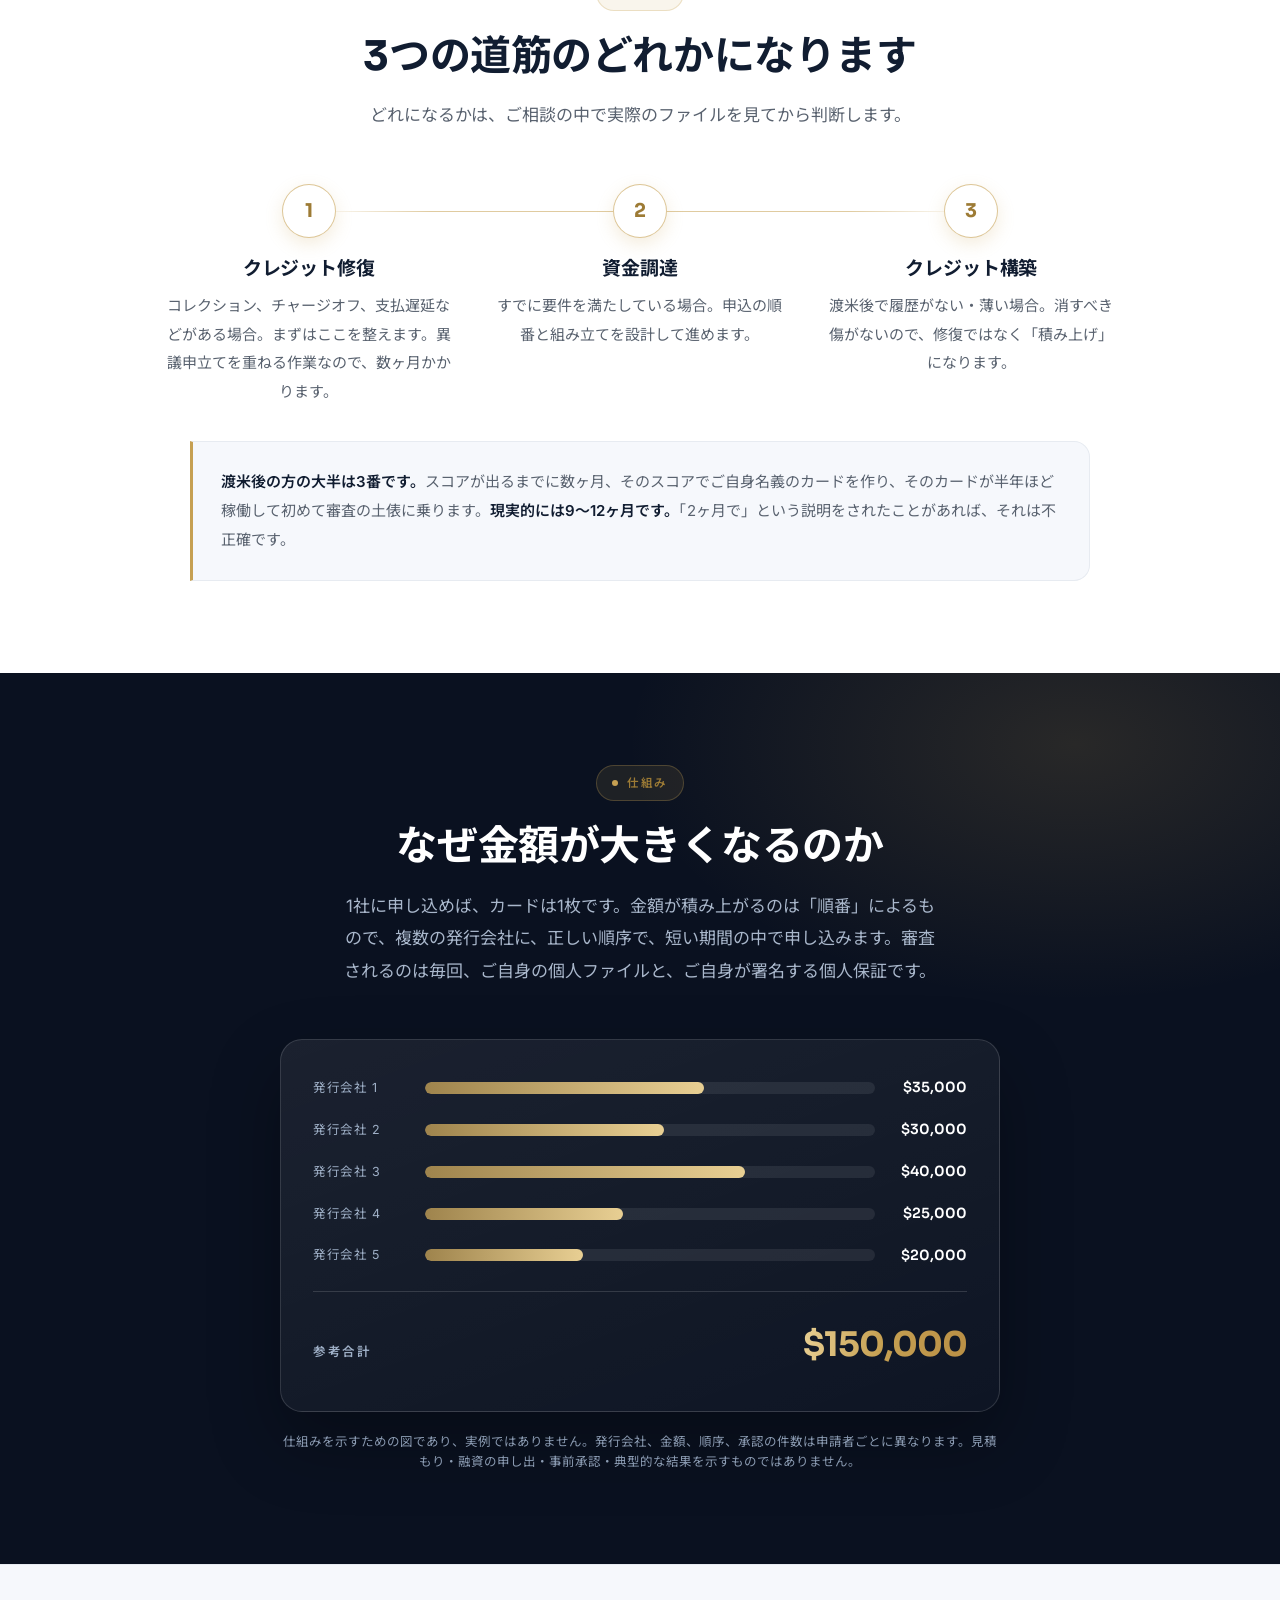
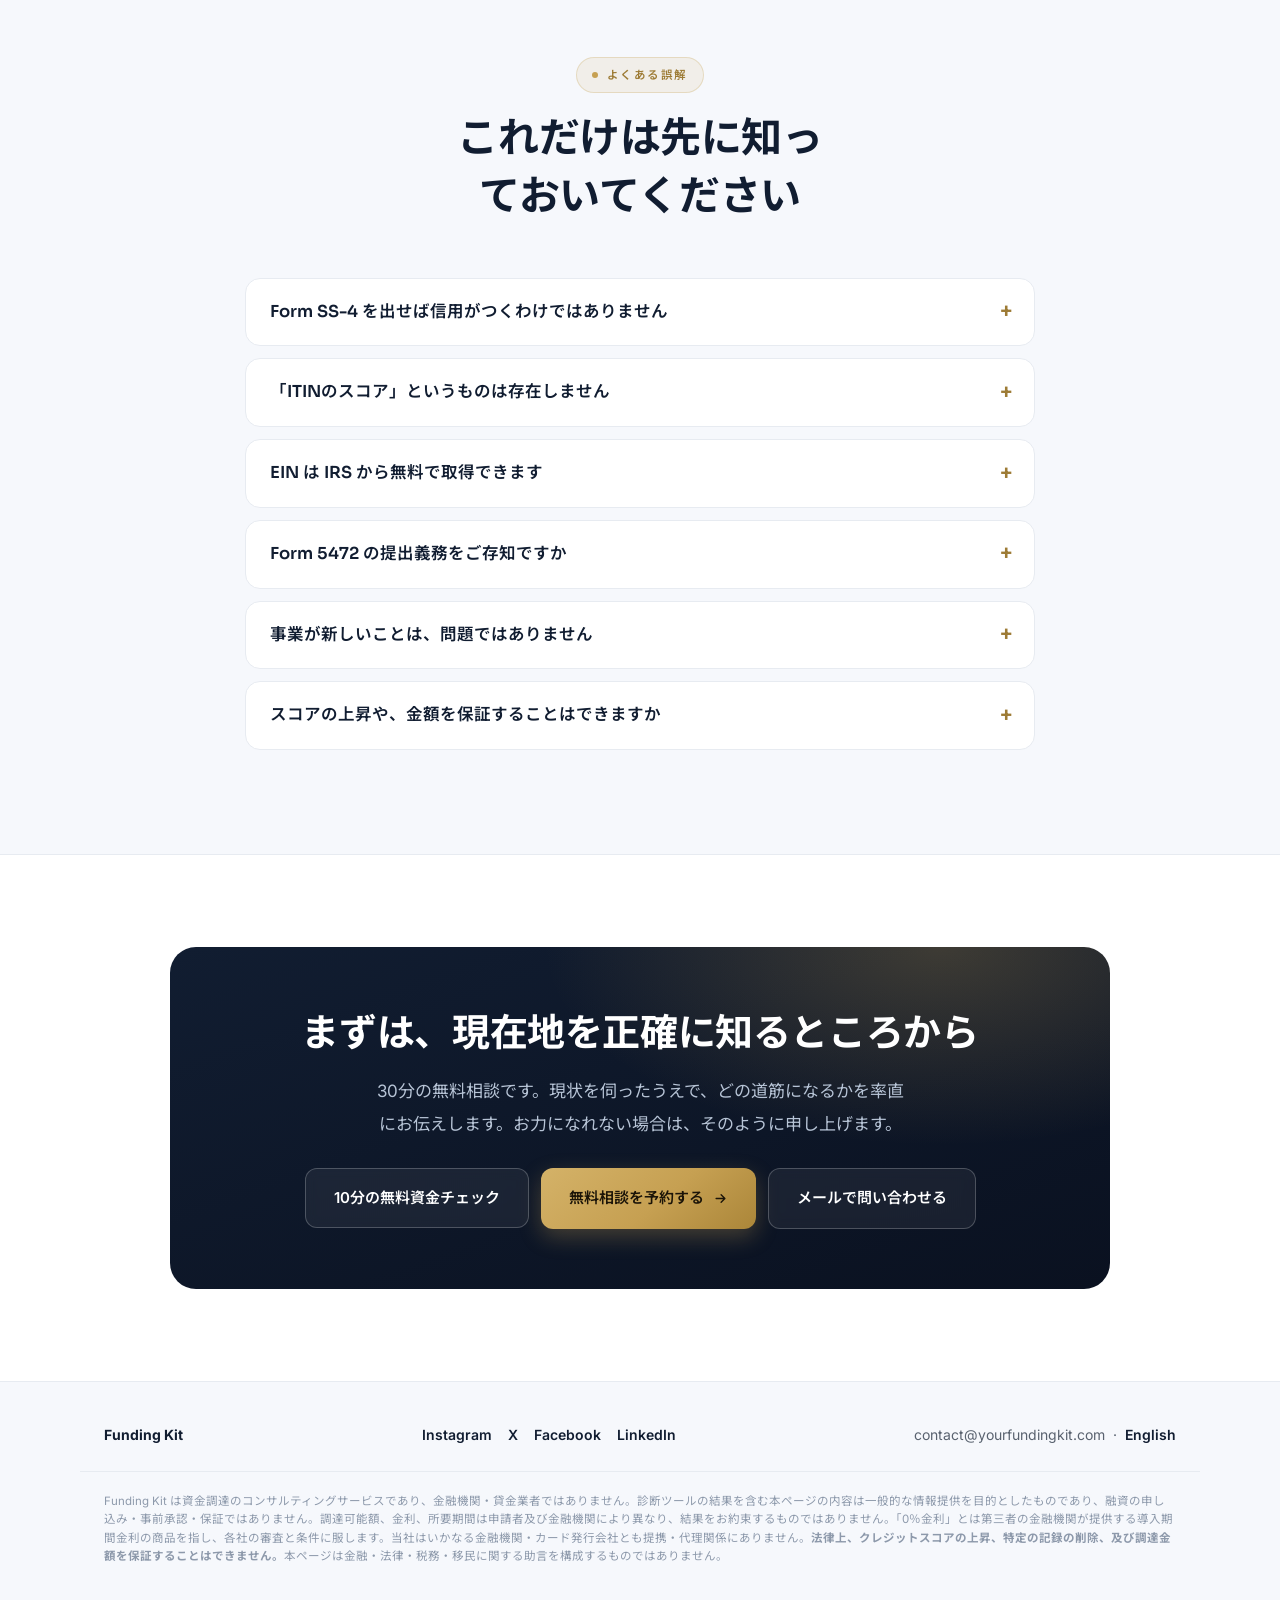
<file: japan.html>
<!DOCTYPE html>
<html lang="ja">
<head>
<meta charset="UTF-8" />
<meta name="viewport" content="width=device-width, initial-scale=1.0" />
<title>米国での事業資金調達を、日本語で — Funding Kit</title>
<meta name="description" content="米国で事業を営む日系オーナーの方へ。無担保のビジネスクレジットの審査要件を満たせるよう、クレジットの整備から申込の設計までを日本語でご支援します。無料の診断ツールあり。" />
<meta name="theme-color" content="#0a1120" />
<meta property="og:type" content="website" />
<meta property="og:url" content="https://yourfundingkit.com/japan" />
<meta property="og:title" content="米国での事業資金調達を、日本語で — Funding Kit" />
<meta property="og:description" content="在米の日系ビジネスオーナー向け。米国ビジネスクレジットの仕組みと、審査要件を満たすまでの道筋を日本語で。" />
<meta property="og:image" content="https://yourfundingkit.com/og.png" />
<meta property="og:image:width" content="1200" />
<meta property="og:image:height" content="630" />
<meta name="twitter:card" content="summary_large_image" />
<meta name="twitter:title" content="米国での事業資金調達を、日本語で — Funding Kit" />
<meta name="twitter:description" content="在米の日系ビジネスオーナー向け。米国ビジネスクレジットの仕組みと、審査要件を満たすまでの道筋を日本語で。" />
<meta name="twitter:image" content="https://yourfundingkit.com/og.png" />
<link rel="alternate" hreflang="en" href="https://yourfundingkit.com/" />
<link rel="alternate" hreflang="ja" href="https://yourfundingkit.com/japan" />
<link rel="preconnect" href="https://fonts.googleapis.com">
<link rel="preconnect" href="https://fonts.gstatic.com" crossorigin>
<link href="https://fonts.googleapis.com/css2?family=Inter:wght@400;500;600;700&family=Sora:wght@600;700&family=Noto+Sans+JP:wght@400;500;700&display=swap" rel="stylesheet">
<link rel="stylesheet" href="site.css">
<style>

  body{line-height:1.92;line-break:strict;word-break:normal;overflow-wrap:normal}
  h1,h2,h3{line-height:1.42;letter-spacing:-.01em;line-break:strict;word-break:normal;overflow-wrap:normal}
  .hero h1{line-height:1.3}
  .hero h1 .grad{white-space:nowrap}
  .lead h2,.lead p,.hero h1,.cta-band h2,.card h3,.step h3{text-wrap:balance}
  .fld label{line-height:1.6}

  .notebox{max-width:900px;margin:34px auto 0;background:var(--panel);border:1px solid var(--line);border-left:3px solid var(--gold);border-radius:0 16px 16px 0;padding:26px 28px;color:var(--soft);font-size:15px}
  .notebox b{color:var(--navy);font-weight:600}
  .dark .notebox{background:rgba(255,255,255,.05);border-color:rgba(255,255,255,.12);border-left-color:var(--gold);color:#a9b7cb}
  .dark .notebox b{color:#fff}
</style>
<script src="/booking-links.js" defer></script>
</head>
<body>
<header id="top"><div class="wrap nav">
  <a href="index.html" class="brand" aria-label="Funding Kit" style="cursor:pointer">
    <img src="logo-mark.png" alt="Funding Kit" class="brand-mark"><img src="logo-text.png" alt="Funding Kit — Credit. Capital. Opportunity." class="brand-text">
  </a>
  <nav class="nav-links" onclick="this.classList.remove('open')">
    <a href="#three">3つの質問</a><a href="#calc">無料診断</a><a href="#paths">3つの進み方</a><a href="#myths">よくある誤解</a><a href="index.html" lang="en">English</a>
    <a href="https://cal.com/kengo-shibazaki-nvr07t/30min?cal.tz=America%2FNew_York&utm_source=website&utm_medium=booking_cta&utm_content=japan" target="_blank" rel="noopener" class="btn btn-gold" style="padding:11px 20px">無料相談を予約</a>
  </nav>
  <button class="nav-toggle" aria-label="Menu" onclick="this.closest('.nav').querySelector('.nav-links').classList.toggle('open')"><svg width="26" height="26" viewBox="0 0 24 24" fill="none" stroke="currentColor" stroke-width="2" stroke-linecap="round" aria-hidden="true"><path d="M3 6h18M3 12h18M3 18h18"/></svg></button>
</div></header>

<section class="hero"><div class="wrap grid2">
  <div>
    <div class="eyebrow">米国ビジネスクレジット</div>
    <h1>米国での事業資金調達を、<span class="grad">日本語で</span>。</h1>
    <p class="sub">米国で事業を営まれる日系オーナーの方が、無担保のビジネスクレジット（0％導入金利）の審査要件を満たせるよう、クレジットの整備から申込の順番の設計までをご支援します。担保は不要です。</p>
    <div class="cta">
      <a href="#calc" class="btn btn-gold">無料で診断する <svg width="15" height="15" viewBox="0 0 24 24" fill="none" stroke="currentColor" stroke-width="2.2" stroke-linecap="round" stroke-linejoin="round"><path d="M5 12h13M13 6l6 6-6 6"/></svg></a>
      <a href="https://cal.com/kengo-shibazaki-nvr07t/10-minute-fundingkit-intro?cal.tz=America%2FNew_York&utm_source=website&utm_medium=booking_cta&utm_content=japan" target="_blank" rel="noopener" class="btn btn-ghost">10分の無料資金チェック</a> <a href="https://cal.com/kengo-shibazaki-nvr07t/30min?cal.tz=America%2FNew_York&utm_source=website&utm_medium=booking_cta&utm_content=japan" target="_blank" rel="noopener" class="btn btn-ghost">無料相談を予約する</a>
    </div>
    <div class="trust">
      <span>ご相談は日本語で</span><span>担保不要</span><span>クレジットチェックなし</span><span>無理な場合は率直にお伝えします</span>
    </div>
  </div>
  <div class="hcard">
    <div class="lbl">資金調達レンジ</div>
    <div class="big grad">$10k &ndash; $150k</div>
    <div class="cap">どのあたりになるかは、スコア・現在お持ちのカードの最高限度額・直近の履歴で決まります。</div>
    <div class="hbar"><i data-fill="74%"></i></div>
    <div class="hrow"><span>$10,000</span><span>$150,000</span></div>
    <div class="note">4つの質問だけ。クレジットチェックはありません。<br><a href="#calc" class="more" style="color:#fff;margin-top:10px">診断を実行する <svg width="15" height="15" viewBox="0 0 24 24" fill="none" stroke="currentColor" stroke-width="2.2" stroke-linecap="round" stroke-linejoin="round"><path d="M5 12h13M13 6l6 6-6 6"/></svg></a></div>
  </div>
</div></section>

<section class="stats" style="padding:0"><div class="wrap" style="padding:0"><div class="statrow">
  <div class="stat"><b>0%</b><span>導入期間金利のビジネスクレジット</span></div>
  <div class="stat"><b>$10k&ndash;$150k</b><span>診断が見積もるレンジ</span></div>
  <div class="stat"><b>不要</b><span>担保</span></div>
  <div class="stat"><b>4</b><span>進み方：調達・修復・構築・ご紹介</span></div>
</div></div></section>

<section id="three"><div class="wrap">
  <div class="lead rv"><div class="eyebrow">まずここから</div><h2>結果を左右するのは、3つだけです</h2>
    <p>米国のビジネスカードは、会社ではなく「申し込む個人」の信用で審査され、その方が個人保証をします。だから見るべきものも、この3つになります。</p></div>
  <div class="cards c3">
    <div class="card rv"><div class="ico"><svg width="23" height="23" viewBox="0 0 24 24" fill="none" stroke="currentColor" stroke-width="1.7" stroke-linecap="round" stroke-linejoin="round"><path d="M12 22s8-4 8-10V5l-8-3-8 3v7c0 6 8 10 8 10z"/><path d="M9 12l2 2 4-4"/></svg></div><h3>1. SSNをお持ちですか</h3>
      <p>就労許可のある方なら取得できます。E・Lビザの配偶者の方も対象です。まだお持ちでない場合は、それが最初のステップになります（Form SS-5、無料、およそ2週間）。</p></div>
    <div class="card rv"><div class="ico"><svg width="23" height="23" viewBox="0 0 24 24" fill="none" stroke="currentColor" stroke-width="1.7" stroke-linecap="round" stroke-linejoin="round"><circle cx="12" cy="12" r="9"/><path d="M3 12h18M12 3c2.5 2.6 3.8 5.7 3.8 9S14.5 18.4 12 21c-2.5-2.6-3.8-5.7-3.8-9S9.5 5.6 12 3z"/></svg></div><h3>2. 米国にお住まいですか</h3>
      <p>個人保証をされる方の居住地が米国外の場合、審査はほぼ通りません。事業が米国法人であっても、ここは別の話です。</p></div>
    <div class="card rv"><div class="ico"><svg width="23" height="23" viewBox="0 0 24 24" fill="none" stroke="currentColor" stroke-width="1.7" stroke-linecap="round" stroke-linejoin="round"><path d="M3 21h18"/><rect x="5" y="12" width="3.6" height="6" rx="1"/><rect x="10.2" y="8" width="3.6" height="10" rx="1"/><rect x="15.4" y="4" width="3.6" height="14" rx="1"/></svg></div><h3>3. 米国での履歴はどのくらいですか</h3>
      <p>年数だけでなく「ご自身名義のカードの最高限度額」が重要です。家族カードの追加使用者（AU）だけのファイルは、スコアが高くても薄いファイルと判断されます。</p></div>
  </div>
  <div class="notebox rv"><b>ビザの種類は、資金調達の可否に影響しません。</b> E-1、E-2、L-1、H-1B、グリーンカード — どれであっても結果は同じです。<br><br>
  逆に、<b>SSNがない場合や、保証をされる方が米国外にお住まいの場合は、現時点ではお力になれません。</b>その場合はそのように率直にお伝えし、できる範囲で適切な先をご案内します。まずは配偶者の方が対象になるケースもありますので、一度ご相談ください。</div>
</div></section>

<section id="calc" class="tint"><div class="wrap">
  <div class="lead rv"><div class="eyebrow">無料診断</div><h2>いまの位置を、その場で確認できます</h2>
    <p>4つの質問にお答えいただくだけです。クレジットチェックはありません。申込でもありません。</p></div>
  <div class="calc">
    <div class="calc-card rv">
      <div class="fld"><label>SSN と 米国居住について、当てはまるものは？</label>
        <select id="gate" onchange="calc()">
          <option value="">選択してください…</option>
          <option value="yes">SSNがあり、米国に住んでいる</option>
          <option value="abroad">SSNはあるが、米国外に住んでいる</option>
          <option value="nossn">SSNをまだ持っていない</option>
        </select></div>
      <div class="fld"><label>クレジットスコアはどのくらいですか？</label>
        <select id="fico" onchange="calc()">
          <option value="">選択してください…</option>
          <option value="e">760以上</option>
          <option value="d">720 〜 759</option>
          <option value="c">680 〜 719</option>
          <option value="a">640 〜 679</option>
          <option value="b">640未満</option>
          <option value="none">スコアがまだ出ていない / わからない</option>
        </select></div>
      <div class="fld"><label>ご自身名義のカードの、現在の最高限度額は？</label>
        <select id="limit" onchange="calc()">
          <option value="">選択してください…</option>
          <option value="20000">$15,000以上</option>
          <option value="12500">$10,000 〜 $15,000</option>
          <option value="7500">$5,000 〜 $10,000</option>
          <option value="3500">$2,000 〜 $5,000</option>
          <option value="1500">$2,000未満</option>
          <option value="0">ご自身名義のカードはまだない</option>
        </select></div>
      <div class="fld"><label>過去2年以内に、支払遅延・コレクション・破産はありますか？</label>
        <select id="derog" onchange="calc()">
          <option value="">選択してください…</option>
          <option value="no">ない</option>
          <option value="yes">ある</option>
        </select></div>
    </div>
    <div class="result rv" id="result">
      <div class="placeholder">4つの質問にお答えいただくと、ここに結果が表示されます。</div>
    </div>
  </div>
  <p class="caveat" style="color:var(--soft);max-width:880px">ご自己申告に基づく目安であり、クレジットチェックでも申込でもありません。融資の申し出・事前承認・保証ではなく、承認の可否と条件を決めるのは各金融機関です。</p>
</div></section>

<section id="paths"><div class="wrap">
  <div class="lead rv"><div class="eyebrow">進め方</div><h2>3つの道筋のどれかになります</h2>
    <p>どれになるかは、ご相談の中で実際のファイルを見てから判断します。</p></div>
  <div class="steps rv">
    <div class="step"><div class="b">1</div><h3>クレジット修復</h3><p>コレクション、チャージオフ、支払遅延などがある場合。まずはここを整えます。異議申立てを重ねる作業なので、数ヶ月かかります。</p></div>
    <div class="step"><div class="b">2</div><h3>資金調達</h3><p>すでに要件を満たしている場合。申込の順番と組み立てを設計して進めます。</p></div>
    <div class="step"><div class="b">3</div><h3>クレジット構築</h3><p>渡米後で履歴がない・薄い場合。消すべき傷がないので、修復ではなく「積み上げ」になります。</p></div>
  </div>
  <div class="notebox rv"><b>渡米後の方の大半は3番です。</b>スコアが出るまでに数ヶ月、そのスコアでご自身名義のカードを作り、そのカードが半年ほど稼働して初めて審査の土俵に乗ります。<b>現実的には9〜12ヶ月です。</b>「2ヶ月で」という説明をされたことがあれば、それは不正確です。</div>
</div></section>

<section class="dark"><div class="wrap">
  <div class="lead rv"><div class="eyebrow">仕組み</div><h2>なぜ金額が大きくなるのか</h2>
    <p>1社に申し込めば、カードは1枚です。金額が積み上がるのは「順番」によるもので、複数の発行会社に、正しい順序で、短い期間の中で申し込みます。審査されるのは毎回、ご自身の個人ファイルと、ご自身が署名する個人保証です。</p></div>
  <div class="stack rv">
    <div class="srow"><div class="n">発行会社 1</div><div class="t"><i data-fill="62%"></i></div><div class="v">$35,000</div></div>
    <div class="srow"><div class="n">発行会社 2</div><div class="t"><i data-fill="53%"></i></div><div class="v">$30,000</div></div>
    <div class="srow"><div class="n">発行会社 3</div><div class="t"><i data-fill="71%"></i></div><div class="v">$40,000</div></div>
    <div class="srow"><div class="n">発行会社 4</div><div class="t"><i data-fill="44%"></i></div><div class="v">$25,000</div></div>
    <div class="srow"><div class="n">発行会社 5</div><div class="t"><i data-fill="35%"></i></div><div class="v">$20,000</div></div>
    <div class="stotal"><span>参考合計</span><b class="grad">$150,000</b></div>
  </div>
  <p class="caveat rv">仕組みを示すための図であり、実例ではありません。発行会社、金額、順序、承認の件数は申請者ごとに異なります。見積もり・融資の申し出・事前承認・典型的な結果を示すものではありません。</p>
</div></section>

<section id="myths" class="tint"><div class="wrap">
  <div class="lead rv"><div class="eyebrow">よくある誤解</div><h2>これだけは先に知っておいてください</h2></div>
  <div class="faq rv">
    <details class="q"><summary>Form SS-4 を出せば信用がつくわけではありません</summary><div class="a">SS-4 は「会社」が EIN（雇用者識別番号）を取るための書類です。個人の信用には何の効果もありません。審査されるのはあくまで、個人保証をする人間のクレジットです。</div></details>
    <details class="q"><summary>「ITINのスコア」というものは存在しません</summary><div class="a">クレジットファイルは「番号」に紐づきます。ITINで積んだ履歴はそのITINに付いており、後からSSNを取得しても自動では引き継がれません（各ビューローに紐付けを依頼できる場合はあります）。</div></details>
    <details class="q"><summary>EIN は IRS から無料で取得できます</summary><div class="a">海外からの申請は電話（+1-267-941-1099）でその場で発行されます。EIN取得に料金を請求する業者にはご注意ください。</div></details>
    <details class="q"><summary>Form 5472 の提出義務をご存知ですか</summary><div class="a">外国の方が100％所有するシングルメンバーLLCには提出義務があり、未提出の罰則は $25,000 です。資金調達とは別の話ですが、見落とされていることが多いため先にお伝えしています。税務のご判断は必ず貴社のCPA・弁護士へご確認ください。</div></details>
    <details class="q"><summary>事業が新しいことは、問題ではありません</summary><div class="a">この種のカードは事業の決算書を見ずに審査されます。設立3ヶ月の会社でも、個人のファイルができていれば進められます。高額な「シェルフコーポレーション」の購入は、この目的には必要ありません。</div></details>
    <details class="q"><summary>スコアの上昇や、金額を保証することはできますか</summary><div class="a">できません。米国の法律（Credit Repair Organizations Act）により、当社のような事業者がスコアの上昇や特定の記録の削除をお約束することは禁じられています。もしそれを約束する業者があれば、言ってはいけないことを言っています。当社がお約束できるのは、費用が発生する前に現状を率直にお伝えすることと、お力になれない場合はそう申し上げることです。</div></details>
  </div>
</div></section>

<section id="apply"><div class="wrap"><div class="cta-band rv">
  <h2>まずは、現在地を正確に知るところから</h2>
  <p>30分の無料相談です。現状を伺ったうえで、どの道筋になるかを率直にお伝えします。お力になれない場合は、そのように申し上げます。</p>
  <div class="row">
    <a href="https://cal.com/kengo-shibazaki-nvr07t/10-minute-fundingkit-intro?cal.tz=America%2FNew_York&utm_source=website&utm_medium=booking_cta&utm_content=japan" target="_blank" rel="noopener" class="btn btn-ghost">10分の無料資金チェック</a> <a href="https://cal.com/kengo-shibazaki-nvr07t/30min?cal.tz=America%2FNew_York&utm_source=website&utm_medium=booking_cta&utm_content=japan" target="_blank" rel="noopener" class="btn btn-gold">無料相談を予約する <svg width="15" height="15" viewBox="0 0 24 24" fill="none" stroke="currentColor" stroke-width="2.2" stroke-linecap="round" stroke-linejoin="round"><path d="M5 12h13M13 6l6 6-6 6"/></svg></a>
    <a href="mailto:contact@yourfundingkit.com" class="btn btn-ghost">メールで問い合わせる</a>
  </div>
</div></div></section>
<footer><div class="wrap foot">
  <div><strong style="color:var(--navy)">Funding Kit</strong></div>
  <div class="social"><a href="https://www.instagram.com/kengo_shibz" target="_blank" rel="noopener">Instagram</a><a href="https://x.com/kengo_shibz" target="_blank" rel="noopener">X</a><a href="https://www.facebook.com/1191212280751117" target="_blank" rel="noopener">Facebook</a><a href="https://www.linkedin.com/in/kengoshibazaki" target="_blank" rel="noopener">LinkedIn</a></div>
  <div>contact@yourfundingkit.com &nbsp;·&nbsp; <a href="index.html" lang="en">English</a></div>
</div>
<div class="disc">Funding Kit は資金調達のコンサルティングサービスであり、金融機関・貸金業者ではありません。診断ツールの結果を含む本ページの内容は一般的な情報提供を目的としたものであり、融資の申し込み・事前承認・保証ではありません。調達可能額、金利、所要期間は申請者及び金融機関により異なり、結果をお約束するものではありません。「0％金利」とは第三者の金融機関が提供する導入期間金利の商品を指し、各社の審査と条件に服します。当社はいかなる金融機関・カード発行会社とも提携・代理関係にありません。<b>法律上、クレジットスコアの上昇、特定の記録の削除、及び調達金額を保証することはできません。</b>本ページは金融・法律・税務・移民に関する助言を構成するものではありません。</div>
</footer>
<div class="scta">
  <a href="#calc" class="btn btn-gold">無料診断</a>
  <a href="https://cal.com/kengo-shibazaki-nvr07t/10-minute-fundingkit-intro?cal.tz=America%2FNew_York&utm_source=website&utm_medium=booking_cta&utm_content=japan" target="_blank" rel="noopener" class="btn btn-ghost">10分の無料資金チェック</a>
</div>

<script>
function fmt(n){return "$" + (Math.round(n/1000)*1000).toLocaleString();}
var CTA='<a href="https://cal.com/kengo-shibazaki-nvr07t/10-minute-fundingkit-intro?cal.tz=America%2FNew_York&utm_source=website&utm_medium=booking_cta&utm_content=japan" target="_blank" rel="noopener" class="btn btn-ghost">10分の無料資金チェック</a> <a href="https://cal.com/kengo-shibazaki-nvr07t/30min?cal.tz=America%2FNew_York&utm_source=website&utm_medium=booking_cta&utm_content=japan" target="_blank" rel="noopener" class="btn btn-gold">無料相談を予約する</a>';
var FINE='<div class="fine">目安であり、融資の申し出・事前承認・保証ではありません。実際の数字は無料相談で確認します。</div>';
function calc(){
  var gate=document.getElementById('gate').value,
      fico=document.getElementById('fico').value,
      limitV=document.getElementById('limit').value,
      derog=document.getElementById('derog').value,
      out=document.getElementById('result');
  if(gate==='abroad'||gate==='nossn'){
    var why = (gate==='nossn')
      ? 'SSN（ソーシャルセキュリティナンバー）がないと、個人保証をする方のクレジットファイルが存在しないため、この種の資金調達は進められません。ただし就労許可のある方なら取得できます（Form SS-5、無料、およそ2週間）。取得が最初のステップです。'
      : '個人保証をされる方が米国外にお住まいの場合、ほぼ確実に否認されます。事業が米国法人であっても、ここは別の話です。';
    out.innerHTML='<div class="lbl">今の時点では</div>'+
      '<div class="tier">まだ進められません</div>'+
      '<div class="msg">'+why+'<br><br>ただし、<strong style="color:#fff">配偶者の方が対象になるケースがあります。</strong>ご相談は無料ですので、一度お話を伺ったうえで、進められるかどうかを率直にお伝えします。進められない場合は、できる範囲で適切な先をご案内します。</div>'+
      CTA+FINE;
    return;
  }
  if(gate===""||fico===""||limitV===""||derog===""){
    out.innerHTML='<div class="placeholder">4つの質問にお答えいただくと、ここに結果が表示されます。</div>';
    return;
  }
  var limit=+limitV;
  if(fico==='none'||limit===0){
    out.innerHTML='<div class="lbl">最初のステップ</div>'+
      '<div class="tier">クレジット構築</div>'+
      '<div class="msg">まだご自身名義のファイルが育っていない状態です。消すべき傷がないので、修復ではなく「積み上げ」になります。<strong style="color:#fff">現実的には9〜12ヶ月</strong>で、スコアを出す → ご自身名義のカードを作る → そのカードを半年ほど稼働させる、という順序です。無料相談で、その計画をお作りします。</div>'+
      CTA+FINE;
    return;
  }
  if(derog==='yes'||fico==='b'){
    out.innerHTML='<div class="lbl">最初のステップ</div>'+
      '<div class="tier">クレジット修復</div>'+
      '<div class="msg">直近に遅延やコレクションがある、またはスコアが640未満の場合、まずファイルを整えるところからです。異議申立てを重ねる作業なので数ヶ月かかります。無料相談で、そこからの道筋をお伝えします。</div>'+
      CTA+FINE;
    return;
  }
  var mult={e:[4,12],d:[3,9],c:[2,6],a:[1,3.5]}[fico];
  var low=Math.min(limit*mult[0],150000), high=Math.min(limit*mult[1],150000);
  if(high < 25000){
    out.innerHTML='<div class="lbl">一度お話しする価値があります</div>'+
      '<div class="tier">実際の数字を出しましょう</div>'+
      '<div class="msg">進められるお立場です。正確な金額は、この診断では見えない部分で決まります。無料相談で、現実的な数字と、そこから伸ばすための最短の道筋をお伝えします。</div>'+
      CTA+FINE;
    return;
  }
  out.innerHTML='<div class="lbl">見込まれる0％資金調達の目安</div>'+
    '<div class="amt grad">'+fmt(low)+' &ndash; '+fmt(high)+'</div>'+
    '<div class="msg"><strong style="color:#fff">これはご回答だけから出した目安で、何も手を入れる前の数字です。</strong>このレンジのどこに着地するかは、ファイルの状態と申込の順番で変わります。無料相談で、現実的な数字を一緒に出しましょう。</div>'+
    CTA+FINE;
}
</script>

<script>
(function(){
  var h=document.querySelector('header');
  var onScroll=function(){ if(h) h.classList.toggle('stuck', window.scrollY>8); };
  onScroll(); window.addEventListener('scroll',onScroll,{passive:true});

  var els=document.querySelectorAll('.rv');
  if(!('IntersectionObserver' in window)){ els.forEach(function(e){e.classList.add('in');}); }
  else {
    var io=new IntersectionObserver(function(en){
      en.forEach(function(x){ if(x.isIntersecting){ x.target.classList.add('in'); io.unobserve(x.target); } });
    },{rootMargin:'0px 0px -8% 0px',threshold:.06});
    els.forEach(function(e){io.observe(e);});
  }

  var bars=document.querySelectorAll('[data-fill]');
  var fill=function(el){ el.style.width=el.getAttribute('data-fill'); };
  if(!('IntersectionObserver' in window)){ bars.forEach(fill); }
  else {
    var bo=new IntersectionObserver(function(en){
      en.forEach(function(x){ if(x.isIntersecting){ setTimeout(function(){fill(x.target);}, 140); bo.unobserve(x.target); } });
    },{threshold:.3});
    bars.forEach(function(e){bo.observe(e);});
  }
})();
</script>
</body>
</html>
</file>
<file: site.css>
:root{
    --bg:#ffffff; --ink:#111821; --soft:#59626f; --line:#e7ebf1; --panel:#f6f8fc;
    --navy:#111d31; --navy2:#1a2b47; --navy3:#0a1120;
    --gold:#c6a052; --gold-l:#e8cf93; --gold-d:#9d7b35;
    --sans:'Inter','Noto Sans JP',system-ui,-apple-system,'Hiragino Kaku Gothic ProN','Yu Gothic',Meiryo,sans-serif;
    --disp:'Sora','Inter','Noto Sans JP',system-ui,'Hiragino Kaku Gothic ProN','Yu Gothic',sans-serif;
    --maxw:1120px; --r:18px;
    --sh:0 1px 2px rgba(16,24,40,.04),0 12px 30px rgba(16,24,40,.07);
    --shl:0 26px 64px rgba(10,17,32,.16);
  }
  *{box-sizing:border-box;margin:0;padding:0}
  html{scroll-behavior:smooth}
  body{background:var(--bg);color:var(--ink);font-family:var(--sans);font-size:16px;line-height:1.7;-webkit-font-smoothing:antialiased;overflow-x:hidden}
  a{text-decoration:none;color:inherit}
  h1,h2,h3{font-family:var(--disp);font-weight:700;letter-spacing:-.025em;color:var(--navy);line-height:1.16}
  .wrap{max-width:var(--maxw);margin:0 auto;padding:0 24px}
  .grad{background:linear-gradient(96deg,var(--gold-l) 0%,var(--gold) 48%,#b98f45 100%);-webkit-background-clip:text;background-clip:text;color:transparent}

  .btn{display:inline-flex;align-items:center;justify-content:center;gap:9px;font-family:var(--sans);font-weight:600;border-radius:12px;padding:15px 28px;font-size:15px;cursor:pointer;border:none;transition:transform .2s cubic-bezier(.2,.7,.2,1),box-shadow .2s,background .2s,border-color .2s;white-space:nowrap}
  .btn-gold{background:linear-gradient(140deg,#d4b268,var(--gold) 55%,#ab8639);color:#1b1408;box-shadow:0 8px 22px rgba(198,160,82,.3)}
  .btn-gold:hover{transform:translateY(-2px);box-shadow:0 14px 30px rgba(198,160,82,.42)}
  .btn-navy{background:var(--navy);color:#fff}
  .btn-navy:hover{transform:translateY(-2px);background:var(--navy2)}
  .btn-ghost{background:rgba(255,255,255,.06);color:#fff;border:1px solid rgba(255,255,255,.22);backdrop-filter:blur(6px)}
  .btn-ghost:hover{background:rgba(255,255,255,.12);border-color:rgba(255,255,255,.42);transform:translateY(-2px)}
  .btn-line{background:#fff;color:var(--navy);border:1px solid #d7dde6}
  .btn-line:hover{border-color:var(--navy);transform:translateY(-2px)}

  header{position:sticky;top:0;z-index:50;background:rgba(255,255,255,.82);backdrop-filter:blur(16px) saturate(1.4);border-bottom:1px solid transparent;transition:border-color .25s,box-shadow .25s}
  header.stuck{border-bottom-color:var(--line);box-shadow:0 6px 24px rgba(16,24,40,.06)}
  .nav{display:flex;align-items:center;justify-content:space-between;height:84px;gap:20px}
  .brand{display:flex;align-items:center;gap:12px;flex-shrink:0}
  .brand-mark{height:44px;width:auto;display:block}
  .brand-text{height:34px;width:auto;display:block}
  @media(max-width:880px){.brand-mark{height:36px}.brand-text{height:28px}}
  .nav-links{display:flex;gap:26px;align-items:center}
  .nav-links a{color:var(--soft);font-weight:500;font-size:14.5px;transition:color .2s}
  .nav-links a:hover{color:var(--ink)}
  .nav-links a.btn{color:#1b1408}
  .nav-toggle{display:none;background:none;border:none;color:var(--navy);cursor:pointer;padding:6px;line-height:0}
  @media(max-width:880px){
    .nav-toggle{display:inline-flex}
    .nav-links{position:absolute;top:100%;left:0;right:0;background:#fff;border-bottom:1px solid var(--line);flex-direction:column;align-items:stretch;gap:0;padding:6px 0;box-shadow:0 18px 34px rgba(16,24,40,.12);display:none}
    .nav-links.open{display:flex}
    .nav-links a{padding:14px 24px;font-size:16px;color:var(--ink)}
    .nav-links a.btn{margin:10px 24px;text-align:center;justify-content:center}
  }

  /* HERO */
  .hero{position:relative;color:#fff;padding:104px 0 88px;overflow:hidden;isolation:isolate}
  .hero:before{content:"";position:absolute;inset:0;z-index:-2;background:
    radial-gradient(900px 480px at 80% -10%,rgba(198,160,82,.30),transparent 62%),
    radial-gradient(760px 540px at 2% 104%,rgba(41,80,150,.40),transparent 62%),
    linear-gradient(175deg,#0a1120 0%,#13223a 52%,#0b1424 100%)}
  .hero:after{content:"";position:absolute;inset:0;z-index:-1;opacity:.55;
    background-image:linear-gradient(rgba(255,255,255,.05) 1px,transparent 1px),linear-gradient(90deg,rgba(255,255,255,.05) 1px,transparent 1px);
    background-size:66px 66px;
    -webkit-mask-image:radial-gradient(820px 460px at 62% 24%,#000 10%,transparent 76%);
    mask-image:radial-gradient(820px 460px at 62% 24%,#000 10%,transparent 76%)}
  .hero .grid2{display:grid;grid-template-columns:1.15fr .85fr;gap:56px;align-items:center}
  @media(max-width:980px){.hero{padding:82px 0 78px}.hero .grid2{grid-template-columns:1fr;gap:40px}}
  .hero h1{font-size:clamp(35px,5.1vw,58px);color:#fff;line-height:1.06;letter-spacing:-.033em}
  .hero p.sub{color:#bac6d8;font-size:18px;margin:22px 0 32px;max-width:560px}
  .hero .cta{display:flex;gap:12px;flex-wrap:wrap}
  .hero .trust{margin-top:34px;color:#93a3ba;font-size:13.5px;display:flex;gap:10px 22px;flex-wrap:wrap}
  .hero .trust span{display:flex;gap:8px;align-items:center}
  .hero .trust span:before{content:"";width:5px;height:5px;border-radius:50%;background:var(--gold);flex-shrink:0}

  .eyebrow{display:inline-flex;align-items:center;gap:9px;background:rgba(198,160,82,.11);color:var(--gold-d);border:1px solid rgba(198,160,82,.28);border-radius:999px;padding:6px 15px;font-size:11.5px;font-weight:600;letter-spacing:.13em;text-transform:uppercase}
  .eyebrow:before{content:"";width:6px;height:6px;border-radius:50%;background:var(--gold);flex-shrink:0}
  .hero .eyebrow{color:var(--gold-l);background:rgba(198,160,82,.13);border-color:rgba(198,160,82,.32);margin-bottom:22px}

  /* hero side panel */
  .hcard{background:linear-gradient(160deg,rgba(255,255,255,.10),rgba(255,255,255,.03));border:1px solid rgba(255,255,255,.16);border-radius:22px;padding:28px 26px;backdrop-filter:blur(14px);box-shadow:0 30px 70px rgba(0,0,0,.34)}
  .hcard .lbl{font-size:11.5px;letter-spacing:.13em;text-transform:uppercase;color:#9fb0c7;font-weight:600}
  .hcard .big{font-family:var(--disp);font-weight:700;font-size:clamp(28px,3.6vw,38px);letter-spacing:-.03em;margin:8px 0 4px}
  .hcard .cap{color:#93a3ba;font-size:13px;margin-bottom:20px}
  .hbar{height:9px;border-radius:99px;background:rgba(255,255,255,.1);overflow:hidden;margin-bottom:8px}
  .hbar i{display:block;height:100%;border-radius:99px;background:linear-gradient(90deg,var(--gold-l),var(--gold));width:0;transition:width 1.5s cubic-bezier(.2,.8,.2,1)}
  .hrow{display:flex;justify-content:space-between;font-size:12.5px;color:#93a3ba;margin-bottom:16px}
  .hcard .note{border-top:1px solid rgba(255,255,255,.12);padding-top:16px;font-size:12.5px;color:#8b9bb2;line-height:1.6}
  @media(max-width:980px){.hcard{display:none}}

  /* STAT BAND */
  .stats{background:var(--navy);color:#fff}
  .statrow{display:grid;grid-template-columns:repeat(4,1fr)}
  @media(max-width:760px){.statrow{grid-template-columns:repeat(2,1fr)}}
  .stat{padding:30px 20px;text-align:center;border-left:1px solid rgba(255,255,255,.08)}
  .stat:first-child{border-left:none}
  @media(max-width:760px){.stat:nth-child(3){border-left:none}.stat:nth-child(n+3){border-top:1px solid rgba(255,255,255,.08)}}
  .stat b{display:block;font-family:var(--disp);font-weight:700;font-size:clamp(23px,3vw,31px);letter-spacing:-.03em;color:var(--gold-l);line-height:1.2}
  .stat span{display:block;font-size:12.5px;color:#93a3ba;margin-top:6px;letter-spacing:.02em}

  section{padding:92px 0}
  @media(max-width:760px){section{padding:64px 0}}
  .tint{background:var(--panel);border-top:1px solid var(--line);border-bottom:1px solid var(--line)}
  .dark{background:var(--navy3);position:relative;overflow:hidden}
  .dark:before{content:"";position:absolute;inset:0;background:radial-gradient(700px 400px at 84% 8%,rgba(198,160,82,.16),transparent 64%)}
  .dark .wrap{position:relative}
  .dark h2,.dark h3{color:#fff}
  .dark .lead p{color:#a9b7cb}

  .lead{max-width:680px;margin:0 auto 52px;text-align:center}
  .lead h2{font-size:clamp(27px,3.7vw,41px);margin-top:16px;text-wrap:balance}
  .lead p,.cta-band h2,.cta-band p{text-wrap:balance}
  .lead p{color:var(--soft);margin-top:14px;font-size:17px}

  /* CARDS */
  .cards{display:grid;gap:24px;align-items:stretch}
  .c2{grid-template-columns:1fr 1fr}
  .c3{grid-template-columns:repeat(3,1fr)}
  @media(max-width:880px){.c2,.c3{grid-template-columns:1fr}}
  .card{position:relative;background:#fff;border:1px solid var(--line);border-radius:var(--r);padding:34px 30px;box-shadow:var(--sh);transition:transform .28s cubic-bezier(.2,.7,.2,1),box-shadow .28s,border-color .28s;overflow:hidden}
  .card:before{content:"";position:absolute;top:0;left:0;right:0;height:3px;background:linear-gradient(90deg,var(--gold-l),var(--gold));transform:scaleX(0);transform-origin:left;transition:transform .35s cubic-bezier(.2,.7,.2,1)}
  .card:hover{transform:translateY(-5px);box-shadow:var(--shl);border-color:#dbe2eb}
  .card:hover:before{transform:scaleX(1)}
  .card{display:flex;flex-direction:column}
  .card h3{font-size:20px;margin:0 0 12px}
  .card .more{margin-top:auto;align-self:flex-start}
  .card p{color:var(--soft);font-size:15.2px;margin-bottom:14px}
  .ico{width:48px;height:48px;border-radius:14px;display:grid;place-items:center;background:linear-gradient(145deg,rgba(198,160,82,.17),rgba(198,160,82,.04));border:1px solid rgba(198,160,82,.3);color:var(--gold-d);margin-bottom:20px}
  .tick{list-style:none;color:var(--soft);font-size:15.2px;margin-bottom:20px}
  .tick li{padding-left:26px;position:relative;margin-bottom:9px}
  .tick li:before{content:"";position:absolute;left:0;top:9px;width:15px;height:15px;border-radius:50%;background:rgba(198,160,82,.15);border:1px solid rgba(198,160,82,.45)}
  .tick li:after{content:"";position:absolute;left:5px;top:13px;width:4px;height:7px;border:solid var(--gold-d);border-width:0 1.6px 1.6px 0;transform:rotate(42deg)}
  .more{display:inline-flex;align-items:center;gap:7px;color:var(--navy);font-weight:600;font-size:14.5px;border-bottom:1.5px solid var(--gold);padding-bottom:2px;transition:gap .2s}
  .more:hover{gap:12px}

  /* STEPS */
  .steps{position:relative;display:grid;grid-template-columns:repeat(3,1fr);gap:34px;max-width:960px;margin:0 auto}
  .steps:before{content:"";position:absolute;top:27px;left:16%;right:16%;height:1px;background:linear-gradient(90deg,transparent,rgba(198,160,82,.55) 18%,rgba(198,160,82,.55) 82%,transparent)}
  @media(max-width:880px){.steps{grid-template-columns:1fr;gap:28px}.steps:before{display:none}}
  .step{text-align:center;position:relative}
  .step .b{width:54px;height:54px;border-radius:50%;background:#fff;border:1.5px solid rgba(198,160,82,.6);color:var(--gold-d);display:grid;place-items:center;font-family:var(--disp);font-weight:700;font-size:19px;margin:0 auto 18px;box-shadow:0 6px 18px rgba(198,160,82,.2)}
  .tint .step .b{background:#fff}
  .dark .step .b{background:rgba(255,255,255,.05);color:var(--gold-l);border-color:rgba(198,160,82,.5);box-shadow:none}
  .step h3{font-size:19px;margin-bottom:9px}
  .step p{color:var(--soft);font-size:15px}
  .dark .step p{color:#9fafc4}

  /* STACK GRAPHIC */
  .stack{max-width:720px;margin:0 auto;background:linear-gradient(160deg,rgba(255,255,255,.07),rgba(255,255,255,.02));border:1px solid rgba(255,255,255,.14);border-radius:22px;padding:34px 32px;box-shadow:0 30px 70px rgba(0,0,0,.3)}
  @media(max-width:600px){.stack{padding:26px 20px}}
  .srow{display:grid;grid-template-columns:96px 1fr 76px;align-items:center;gap:16px;margin-bottom:15px}
  @media(max-width:600px){.srow{grid-template-columns:64px 1fr 62px;gap:10px}}
  .srow .n{font-size:12.5px;color:#9fb0c7;letter-spacing:.04em}
  .srow .t{height:12px;border-radius:99px;background:rgba(255,255,255,.08);overflow:hidden}
  .srow .t i{display:block;height:100%;border-radius:99px;background:linear-gradient(90deg,rgba(198,160,82,.75),var(--gold-l));width:0;transition:width 1.1s cubic-bezier(.2,.8,.2,1)}
  .srow .v{text-align:right;font-family:var(--disp);font-weight:600;font-size:14px;color:#fff}
  .stotal{display:flex;justify-content:space-between;align-items:baseline;border-top:1px solid rgba(255,255,255,.14);margin-top:22px;padding-top:20px}
  .stotal span{font-size:12.5px;letter-spacing:.13em;text-transform:uppercase;color:#9fb0c7;font-weight:600}
  .stotal b{font-family:var(--disp);font-size:clamp(26px,4vw,34px);letter-spacing:-.03em}
  .caveat{max-width:720px;margin:20px auto 0;text-align:center;color:#8b9bb2;font-size:12.5px;line-height:1.6}

  /* FOUNDER */
  .founder{display:grid;grid-template-columns:290px 1fr;gap:52px;align-items:start;background:#fff;border:1px solid var(--line);border-radius:26px;padding:48px;box-shadow:var(--sh);max-width:1000px;margin:0 auto}
  @media(max-width:880px){.founder{grid-template-columns:1fr;gap:32px;padding:32px 26px;text-align:center}}
  .fphoto{position:relative;width:100%;max-width:250px;margin:0 auto}
  .av{width:100%;aspect-ratio:1;border-radius:22px;background:var(--navy);color:var(--gold);display:flex;align-items:center;justify-content:center;overflow:hidden;font-family:var(--disp);font-weight:700;font-size:56px;position:relative;z-index:1}
  .av img{width:100%;height:100%;object-fit:cover;object-position:center center;display:block}
  .fphoto:before{content:"";position:absolute;inset:-13px;border-radius:34px;border:1.5px solid var(--gold);opacity:.55;z-index:0;pointer-events:none}
  .fname{font-family:var(--disp);font-weight:700;color:var(--navy);font-size:19px;margin-top:22px;text-align:center}
  .frole{color:var(--gold-d);font-size:13px;font-weight:600;text-align:center;letter-spacing:.04em}
  .fbio h2{font-size:clamp(24px,3.1vw,33px);margin:16px 0 18px}
  .fbio p{color:var(--soft);font-size:15.5px;margin-bottom:15px}
  .pullq{margin-top:26px;background:var(--panel);border-left:3px solid var(--gold);border-radius:0 14px 14px 0;padding:22px 24px;color:var(--navy);font-size:16px;font-style:italic;line-height:1.65}

  /* FAQ */
  .faq{max-width:790px;margin:0 auto}
  details.q{border:1px solid var(--line);border-radius:15px;margin-bottom:12px;background:#fff;overflow:hidden;transition:border-color .2s,box-shadow .2s}
  details.q[open]{border-color:rgba(198,160,82,.45);box-shadow:var(--sh)}
  details.q summary{list-style:none;cursor:pointer;padding:21px 58px 21px 24px;position:relative;font-family:var(--disp);font-weight:600;color:var(--navy);font-size:16.5px;line-height:1.5}
  details.q summary::-webkit-details-marker{display:none}
  details.q summary:after{content:"+";position:absolute;right:22px;top:50%;transform:translateY(-50%);font-family:var(--disp);font-weight:600;font-size:21px;color:var(--gold-d);transition:transform .25s}
  details.q[open] summary:after{content:"\2212";transform:translateY(-50%) rotate(180deg)}
  details.q .a{padding:0 24px 22px;color:var(--soft);font-size:15.2px}
  details.q .a a{color:var(--navy);font-weight:600;border-bottom:1.5px solid var(--gold)}

  /* CTA BAND */
  .cta-band{position:relative;overflow:hidden;border-radius:26px;padding:60px 40px;text-align:center;color:#fff;max-width:940px;margin:0 auto;
    background:radial-gradient(640px 320px at 82% 0%,rgba(198,160,82,.26),transparent 62%),linear-gradient(160deg,#111d31,#0a1120)}
  @media(max-width:600px){.cta-band{padding:42px 24px}}
  .cta-band h2{color:#fff;font-size:clamp(26px,3.5vw,38px)}
  .cta-band p{color:#b7c4d6;margin:14px auto 28px;font-size:17px;max-width:540px}
  .cta-band .row{display:flex;gap:12px;justify-content:center;flex-wrap:wrap}

  /* CALCULATOR */
  .calc{display:grid;grid-template-columns:1fr 1fr;gap:28px;max-width:1000px;margin:0 auto;align-items:start}
  @media(max-width:880px){.calc{grid-template-columns:1fr}}
  .calc-card{background:#fff;border:1px solid var(--line);border-radius:22px;padding:34px 30px;box-shadow:var(--sh)}
  .fld{margin-bottom:22px}
  .fld:last-child{margin-bottom:0}
  .fld label{display:block;font-weight:600;color:var(--navy);font-size:14.5px;margin-bottom:9px;font-family:var(--sans)}
  .fld select{width:100%;padding:14px 16px;border:1px solid #d7dde6;border-radius:12px;font-size:15px;font-family:var(--sans);color:var(--ink);background:#fff;cursor:pointer;appearance:none;
    background-image:url("data:image/svg+xml;utf8,<svg xmlns='http://www.w3.org/2000/svg' width='14' height='14' viewBox='0 0 24 24' fill='none' stroke='%2359626f' stroke-width='2.4' stroke-linecap='round'><path d='M6 9l6 6 6-6'/></svg>");
    background-repeat:no-repeat;background-position:right 16px center;transition:border-color .2s,box-shadow .2s}
  .fld select:focus{outline:none;border-color:var(--gold);box-shadow:0 0 0 3px rgba(198,160,82,.16)}
  .result{position:relative;overflow:hidden;border-radius:22px;padding:36px 32px;color:#fff;min-height:290px;display:flex;flex-direction:column;justify-content:center;
    background:radial-gradient(520px 280px at 86% 0%,rgba(198,160,82,.24),transparent 64%),linear-gradient(160deg,#111d31,#0a1120);box-shadow:var(--shl)}
  .result .placeholder{color:#93a3ba;font-size:15.5px;text-align:center}
  .result .lbl{font-size:11.5px;letter-spacing:.13em;text-transform:uppercase;color:var(--gold-l);font-weight:600;margin-bottom:10px}
  .result .amt{font-family:var(--disp);font-weight:700;font-size:clamp(30px,4.6vw,44px);letter-spacing:-.033em;margin-bottom:14px;line-height:1.1}
  .result .tier{font-family:var(--disp);font-weight:700;font-size:clamp(23px,3.4vw,30px);letter-spacing:-.03em;margin-bottom:14px;color:var(--gold-l)}
  .result .msg{color:#b7c4d6;font-size:15px;margin-bottom:22px}
  .result .fine{margin-top:16px;color:#8b9bb2;font-size:12px;line-height:1.55}

  /* FOOTER */
  footer{border-top:1px solid var(--line);padding:40px 0 34px;color:var(--soft);background:var(--panel)}
  .foot{display:flex;justify-content:space-between;gap:16px;flex-wrap:wrap;font-size:14px;align-items:center}
  .foot a{color:var(--navy);font-weight:600}
  .foot a:hover{color:var(--gold-d)}
  .social{display:flex;gap:16px;flex-wrap:wrap;align-items:center}
  .disc{max-width:var(--maxw);margin:22px auto 0;padding:20px 24px 0;color:#8d99ab;font-size:11.5px;line-height:1.6;border-top:1px solid var(--line)}

  /* STICKY MOBILE CTA */
  .scta{display:none}
  @media(max-width:880px){
    body{padding-bottom:78px}
    .scta{display:flex;position:fixed;left:12px;right:12px;bottom:12px;z-index:60;gap:8px;padding:9px;border-radius:16px;
      background:rgba(11,20,36,.94);backdrop-filter:blur(12px);border:1px solid rgba(255,255,255,.12);box-shadow:0 14px 34px rgba(0,0,0,.3)}
    .scta a{flex:1;padding:13px 10px;font-size:14px;border-radius:11px}
  }

  /* REVEAL */
  .rv{opacity:0;transform:translateY(20px);transition:opacity .75s cubic-bezier(.2,.7,.2,1),transform .75s cubic-bezier(.2,.7,.2,1)}
  .rv.in{opacity:1;transform:none}
  @media(prefers-reduced-motion:reduce){.rv{opacity:1;transform:none;transition:none}.hbar i,.srow .t i{transition:none}}
</file>
